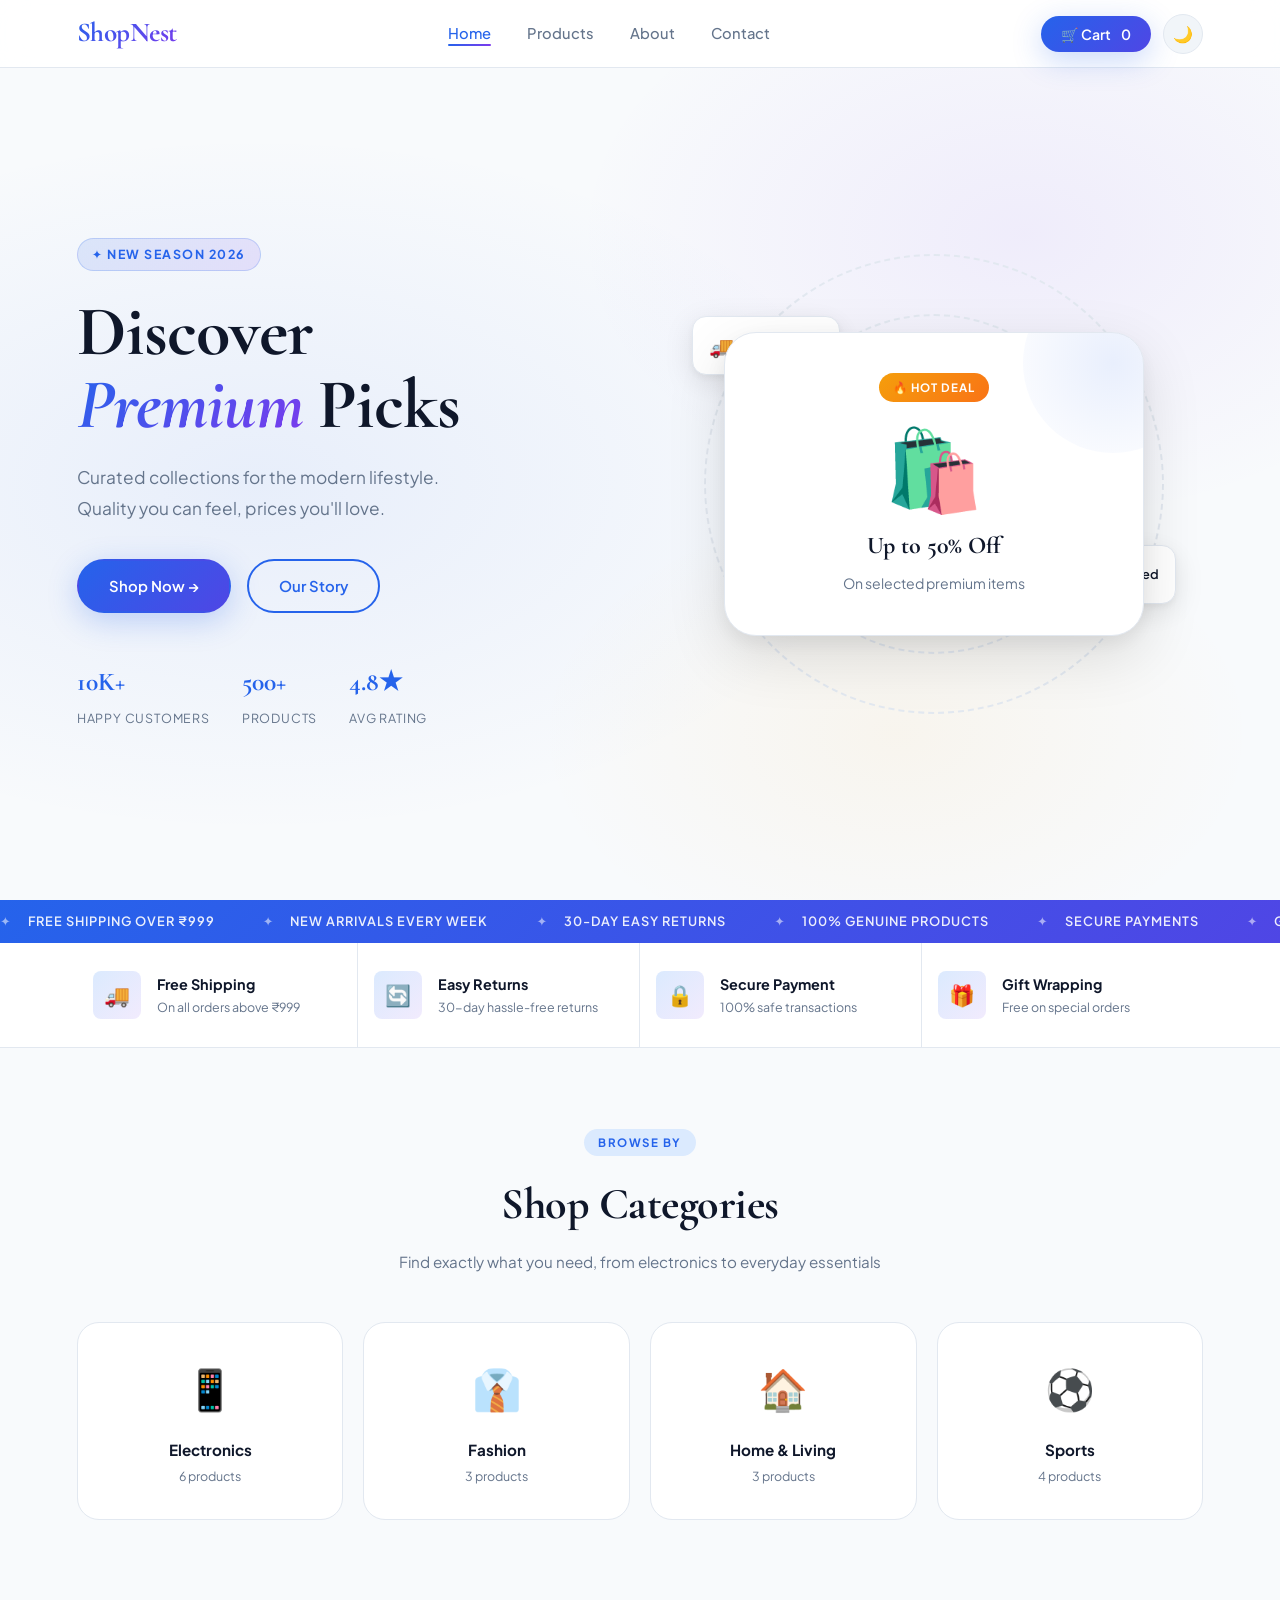
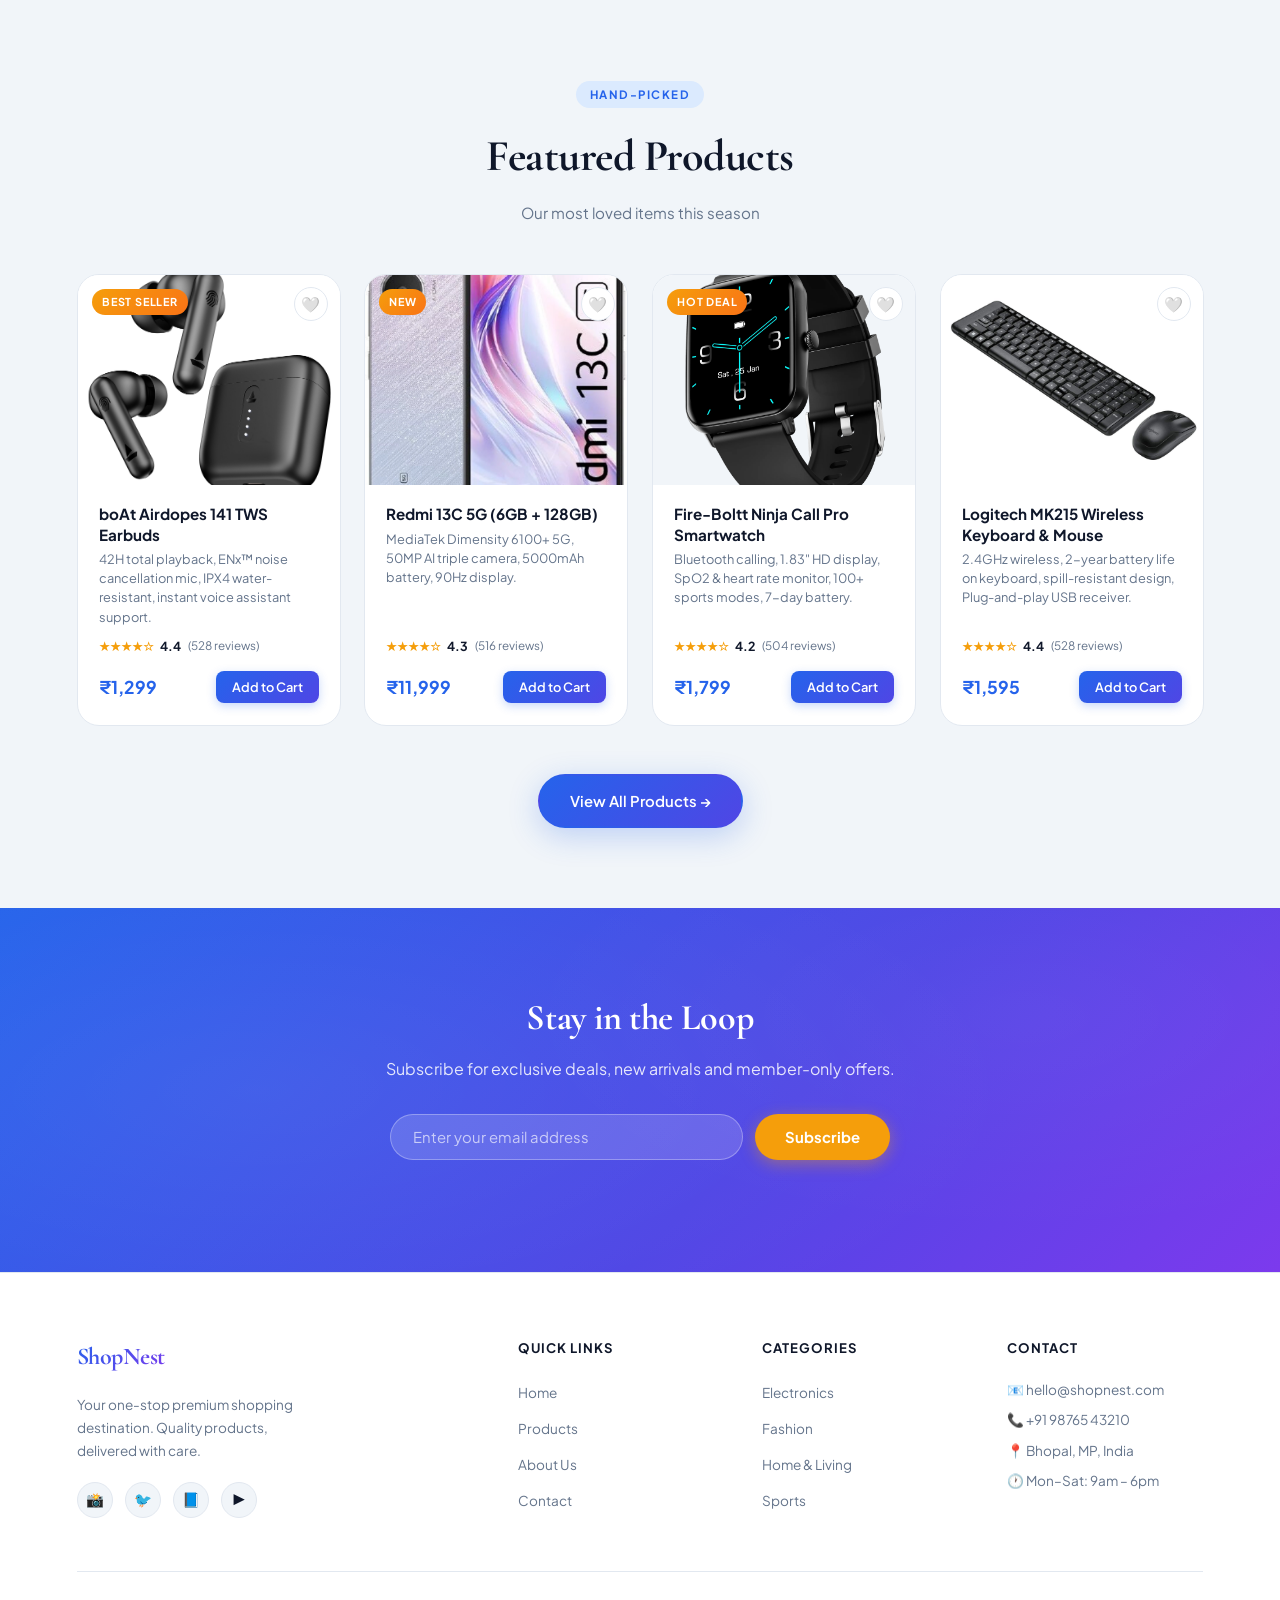
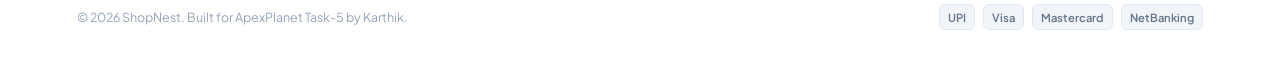
<file: index.html>
<!DOCTYPE html>
<html lang="en">
<head>
  <meta charset="UTF-8" />
  <meta name="viewport" content="width=device-width, initial-scale=1.0" />
  <title>ShopNest | Premium E-Commerce</title>
  <meta name="description" content="ShopNest – Curated premium products for the modern lifestyle." />
  <link rel="stylesheet" href="css/style.css" />
</head>
<body>

  <!-- NAVBAR -->
  <nav class="navbar" id="navbar">
    <div class="nav-logo">ShopNest</div>
    <ul class="nav-links" id="navLinks">
      <li><a href="index.html" class="active">Home</a></li>
      <li><a href="products.html">Products</a></li>
      <li><a href="about.html">About</a></li>
      <li><a href="contact.html">Contact</a></li>
    </ul>
    <div class="nav-actions">
      <button class="cart-btn" onclick="window.location.href='cart.html'">🛒 Cart &nbsp;<span id="cart-count">0</span></button>
      <button class="theme-toggle" id="themeToggle" aria-label="Toggle dark mode">🌙</button>
    </div>
    <button class="hamburger" id="hamburger" aria-label="Open menu">☰</button>
  </nav>

  <!-- HERO -->
  <section class="hero">
    <div class="hero-content">
      <p class="hero-tag">✦ New Season 2026</p>
      <h1 class="hero-title">
        Discover<br>
        <em>Premium</em> Picks
      </h1>
      <p class="hero-sub">
        Curated collections for the modern lifestyle.<br>
        Quality you can feel, prices you'll love.
      </p>
      <div class="hero-btns">
        <a href="products.html" class="btn-primary">Shop Now →</a>
        <a href="about.html" class="btn-outline">Our Story</a>
      </div>
      <div class="hero-stats">
        <div class="hero-stat">
          <strong>10K+</strong>
          <span>Happy Customers</span>
        </div>
        <div class="hero-stat">
          <strong>500+</strong>
          <span>Products</span>
        </div>
        <div class="hero-stat">
          <strong>4.8★</strong>
          <span>Avg Rating</span>
        </div>
      </div>
    </div>

    <div class="hero-visual">
      <div class="hero-visual-inner">
        <!-- Decorative rings -->
        <div class="hero-ring r1"></div>
        <div class="hero-ring r2"></div>

        <!-- Floating mini cards -->
        <div class="hero-float-card top-left">
          <span class="fc-icon">🚚</span>
          <span>Free Delivery</span>
        </div>
        <div class="hero-float-card bot-right">
          <span class="fc-icon">⭐</span>
          <span>Top Rated</span>
        </div>

        <!-- Main hero card -->
        <div class="hero-main-card">
          <div class="hero-badge">🔥 Hot Deal</div>
          <div class="hero-emoji-big">🛍️</div>
          <h3>Up to 50% Off</h3>
          <p>On selected premium items</p>
        </div>
      </div>
    </div>
  </section>

  <!-- MARQUEE -->
  <div class="marquee-strip" aria-hidden="true">
    <div class="marquee-track">
      <span>Free Shipping Over ₹999</span>
      <span>New Arrivals Every Week</span>
      <span>30-Day Easy Returns</span>
      <span>100% Genuine Products</span>
      <span>Secure Payments</span>
      <span>Gift Wrapping Available</span>
      <span>Free Shipping Over ₹999</span>
      <span>New Arrivals Every Week</span>
      <span>30-Day Easy Returns</span>
      <span>100% Genuine Products</span>
      <span>Secure Payments</span>
      <span>Gift Wrapping Available</span>
    </div>
  </div>

  <!-- FEATURES STRIP -->
  <section class="features">
    <div class="feature-card">
      <div class="feature-icon">🚚</div>
      <div class="feature-text">
        <h3>Free Shipping</h3>
        <p>On all orders above ₹999</p>
      </div>
    </div>
    <div class="feature-card">
      <div class="feature-icon">🔄</div>
      <div class="feature-text">
        <h3>Easy Returns</h3>
        <p>30-day hassle-free returns</p>
      </div>
    </div>
    <div class="feature-card">
      <div class="feature-icon">🔒</div>
      <div class="feature-text">
        <h3>Secure Payment</h3>
        <p>100% safe transactions</p>
      </div>
    </div>
    <div class="feature-card">
      <div class="feature-icon">🎁</div>
      <div class="feature-text">
        <h3>Gift Wrapping</h3>
        <p>Free on special orders</p>
      </div>
    </div>
  </section>

  <!-- CATEGORIES -->
  <section class="categories-section">
    <div class="section-header">
      <span class="section-tag">Browse By</span>
      <h2 class="section-title">Shop Categories</h2>
      <p class="section-sub">Find exactly what you need, from electronics to everyday essentials</p>
    </div>
    <div class="categories-grid">
      <a href="products.html?cat=electronics" class="category-card fade-in">
        <span class="category-emoji">📱</span>
        <h3>Electronics</h3>
        <p>6 products</p>
      </a>
      <a href="products.html?cat=fashion" class="category-card fade-in">
        <span class="category-emoji">👔</span>
        <h3>Fashion</h3>
        <p>3 products</p>
      </a>
      <a href="products.html?cat=home" class="category-card fade-in">
        <span class="category-emoji">🏠</span>
        <h3>Home & Living</h3>
        <p>3 products</p>
      </a>
      <a href="products.html?cat=sports" class="category-card fade-in">
        <span class="category-emoji">⚽</span>
        <h3>Sports</h3>
        <p>4 products</p>
      </a>
    </div>
  </section>

  <!-- FEATURED PRODUCTS -->
  <section class="section-products">
    <div class="section-header">
      <span class="section-tag">Hand-Picked</span>
      <h2 class="section-title">Featured Products</h2>
      <p class="section-sub">Our most loved items this season</p>
    </div>
    <div class="products-grid" id="home-products"></div>
    <div class="center-btn">
      <a href="products.html" class="btn-primary">View All Products →</a>
    </div>
  </section>

  <!-- NEWSLETTER -->
  <section class="newsletter">
    <h2>Stay in the Loop</h2>
    <p>Subscribe for exclusive deals, new arrivals and member-only offers.</p>
    <form class="newsletter-form" onsubmit="subscribeNewsletter(event)">
      <input type="email" placeholder="Enter your email address" required />
      <button type="submit">Subscribe</button>
    </form>
    <p class="newsletter-msg" id="newsletter-msg"></p>
  </section>

  <!-- FOOTER -->
  <footer class="footer">
    <div class="footer-grid">
      <div class="footer-brand">
        <div class="nav-logo">ShopNest</div>
        <p>Your one-stop premium shopping destination. Quality products, delivered with care.</p>
        <div class="footer-social">
          <a href="#" class="social-btn" aria-label="Instagram">📸</a>
          <a href="#" class="social-btn" aria-label="Twitter">🐦</a>
          <a href="#" class="social-btn" aria-label="Facebook">📘</a>
          <a href="#" class="social-btn" aria-label="YouTube">▶️</a>
        </div>
      </div>
      <div class="footer-col">
        <h4>Quick Links</h4>
        <ul>
          <li><a href="index.html">Home</a></li>
          <li><a href="products.html">Products</a></li>
          <li><a href="about.html">About Us</a></li>
          <li><a href="contact.html">Contact</a></li>
        </ul>
      </div>
      <div class="footer-col">
        <h4>Categories</h4>
        <ul>
          <li><a href="products.html">Electronics</a></li>
          <li><a href="products.html">Fashion</a></li>
          <li><a href="products.html">Home & Living</a></li>
          <li><a href="products.html">Sports</a></li>
        </ul>
      </div>
      <div class="footer-col">
        <h4>Contact</h4>
        <p>📧 hello@shopnest.com</p>
        <p>📞 +91 98765 43210</p>
        <p>📍 Bhopal, MP, India</p>
        <p>🕐 Mon–Sat: 9am – 6pm</p>
      </div>
    </div>
    <div class="footer-bottom">
      <p class="footer-copy">© 2026 ShopNest. Built for ApexPlanet Task-5 by Karthik.</p>
      <div class="footer-badges">
        <span class="pay-badge">UPI</span>
        <span class="pay-badge">Visa</span>
        <span class="pay-badge">Mastercard</span>
        <span class="pay-badge">NetBanking</span>
      </div>
    </div>
  </footer>

  <!-- Back to top -->
  <button class="back-to-top" id="backToTop" aria-label="Back to top">↑</button>

  <script src="js/products-data.js"></script>
  <script src="js/main.js"></script>
  <script>
    // Featured products (first 4)
    const homeGrid = document.getElementById('home-products');
    productsData.slice(0, 4).forEach(p => {
      homeGrid.innerHTML += createProductCard(p);
    });

    // Navbar scroll shadow
    window.addEventListener('scroll', () => {
      document.getElementById('navbar').classList.toggle('scrolled', window.scrollY > 20);
      document.getElementById('backToTop').classList.toggle('visible', window.scrollY > 400);
    });

    // Back to top
    document.getElementById('backToTop').addEventListener('click', () => {
      window.scrollTo({ top: 0, behavior: 'smooth' });
    });
  </script>
</body>
</html>
</file>
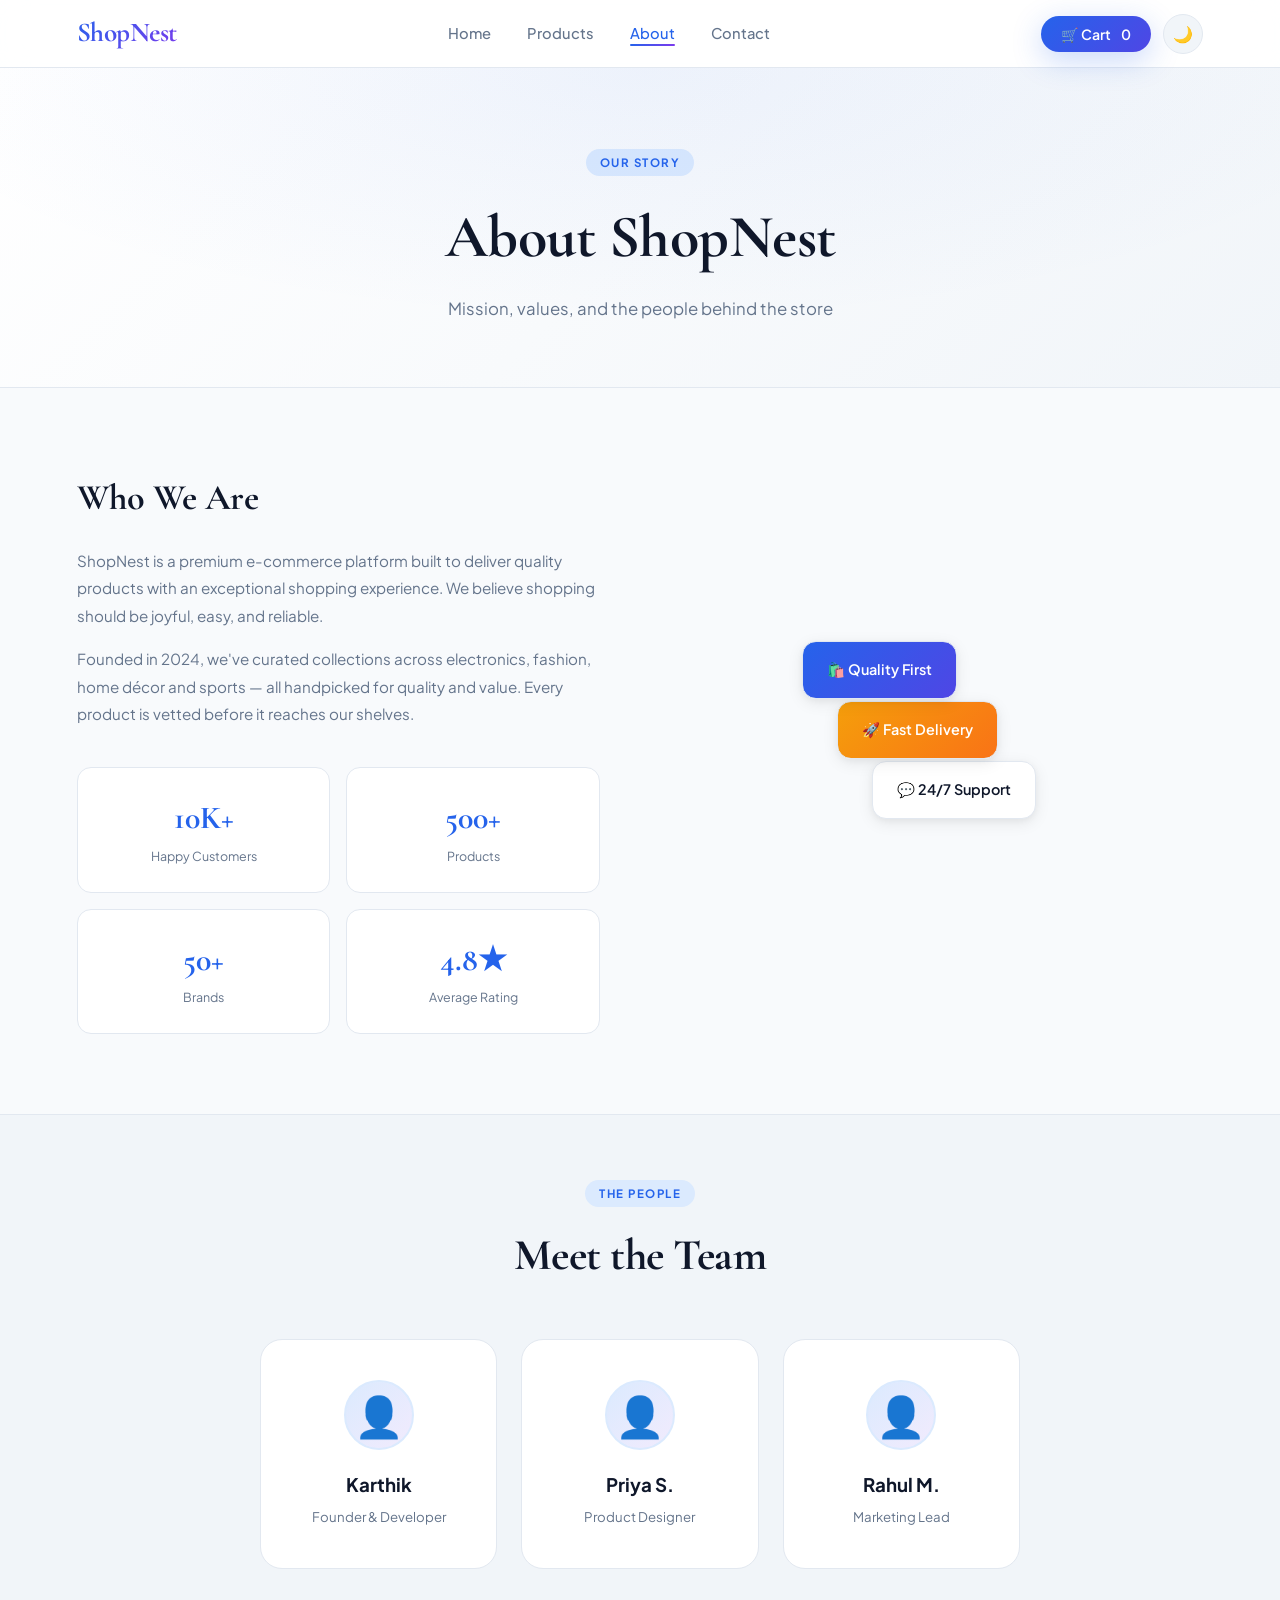
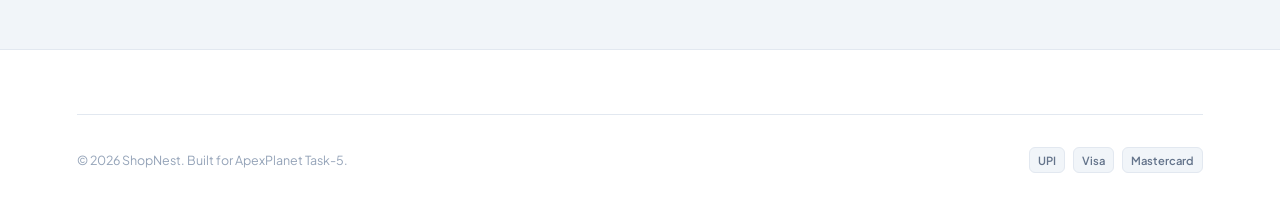
<file: about.html>
<!DOCTYPE html>
<html lang="en">
<head>
  <meta charset="UTF-8" />
  <meta name="viewport" content="width=device-width, initial-scale=1.0" />
  <title>About | ShopNest</title>
  <link rel="stylesheet" href="css/style.css" />
</head>
<body>

  <nav class="navbar" id="navbar">
    <div class="nav-logo">ShopNest</div>
    <ul class="nav-links" id="navLinks">
      <li><a href="index.html">Home</a></li>
      <li><a href="products.html">Products</a></li>
      <li><a href="about.html" class="active">About</a></li>
      <li><a href="contact.html">Contact</a></li>
    </ul>
    <div class="nav-actions">
      <button class="cart-btn" onclick="window.location.href='cart.html'">🛒 Cart &nbsp;<span id="cart-count">0</span></button>
      <button class="theme-toggle" id="themeToggle">🌙</button>
    </div>
    <button class="hamburger" id="hamburger">☰</button>
  </nav>

  <section class="page-header">
    <span class="section-tag">Our Story</span>
    <h1>About ShopNest</h1>
    <p>Mission, values, and the people behind the store</p>
  </section>

  <section class="about-section">
    <div class="about-grid">
      <div class="about-text">
        <h2>Who We Are</h2>
        <p>ShopNest is a premium e-commerce platform built to deliver quality products with an exceptional shopping experience. We believe shopping should be joyful, easy, and reliable.</p>
        <p>Founded in 2024, we've curated collections across electronics, fashion, home décor and sports — all handpicked for quality and value. Every product is vetted before it reaches our shelves.</p>
        <div class="about-stats">
          <div class="stat fade-in"><h3>10K+</h3><p>Happy Customers</p></div>
          <div class="stat fade-in"><h3>500+</h3><p>Products</p></div>
          <div class="stat fade-in"><h3>50+</h3><p>Brands</p></div>
          <div class="stat fade-in"><h3>4.8★</h3><p>Average Rating</p></div>
        </div>
      </div>
      <div class="about-visual">
        <div class="about-card-stack">
          <div class="stack-card c1">🛍️ Quality First</div>
          <div class="stack-card c2">🚀 Fast Delivery</div>
          <div class="stack-card c3">💬 24/7 Support</div>
        </div>
      </div>
    </div>
  </section>

  <section class="team-section">
    <div class="section-header">
      <span class="section-tag">The People</span>
      <h2 class="section-title">Meet the Team</h2>
    </div>
    <div class="team-grid">
      <div class="team-card fade-in">
        <div class="team-avatar">👤</div>
        <h3>Karthik</h3>
        <p>Founder & Developer</p>
      </div>
      <div class="team-card fade-in">
        <div class="team-avatar">👤</div>
        <h3>Priya S.</h3>
        <p>Product Designer</p>
      </div>
      <div class="team-card fade-in">
        <div class="team-avatar">👤</div>
        <h3>Rahul M.</h3>
        <p>Marketing Lead</p>
      </div>
    </div>
  </section>

  <footer class="footer">
    <div class="footer-bottom">
      <p class="footer-copy">© 2026 ShopNest. Built for ApexPlanet Task-5.</p>
      <div class="footer-badges">
        <span class="pay-badge">UPI</span>
        <span class="pay-badge">Visa</span>
        <span class="pay-badge">Mastercard</span>
      </div>
    </div>
  </footer>

  <script src="js/products-data.js"></script>
  <script src="js/main.js"></script>
  <script>
    window.addEventListener('scroll', () => {
      document.getElementById('navbar').classList.toggle('scrolled', window.scrollY > 20);
    });
  </script>
</body>
</html>
</file>
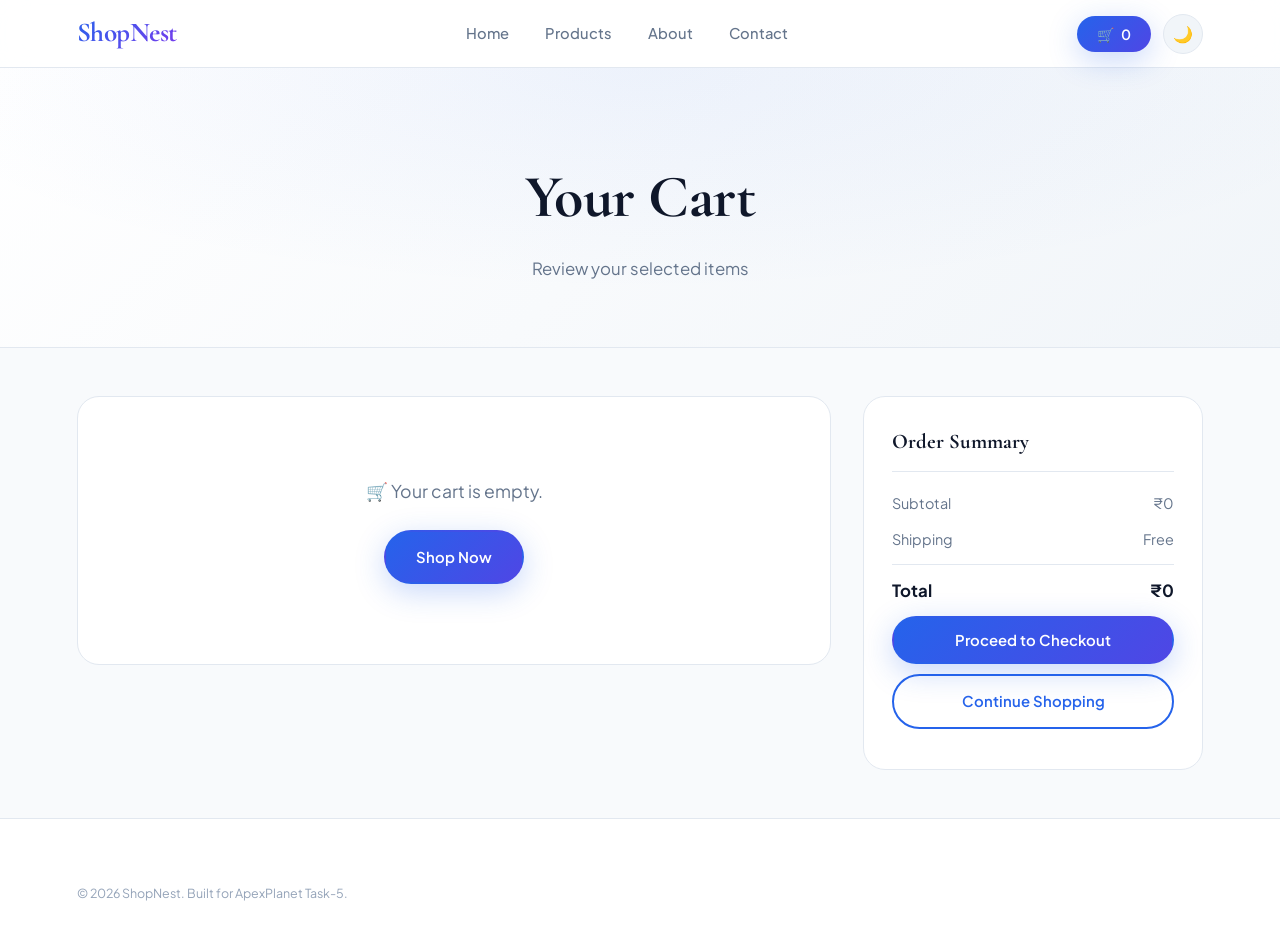
<file: cart.html>
<!DOCTYPE html>
<html lang="en">
<head>
  <meta charset="UTF-8" />
  <meta name="viewport" content="width=device-width, initial-scale=1.0" />
  <title>Cart | ShopNest</title>
  <link rel="stylesheet" href="css/style.css" />
  <link href="https://fonts.googleapis.com/css2?family=Playfair+Display:wght@400;700;900&family=DM+Sans:wght@300;400;500&display=swap" rel="stylesheet" />
</head>
<body>

  <nav class="navbar">
    <div class="nav-logo">ShopNest</div>
    <ul class="nav-links">
      <li><a href="index.html">Home</a></li>
      <li><a href="products.html">Products</a></li>
      <li><a href="about.html">About</a></li>
      <li><a href="contact.html">Contact</a></li>
    </ul>
    <div class="nav-actions">
      <button class="cart-btn active-cart" onclick="window.location.href='cart.html'">🛒 <span id="cart-count">0</span></button>
      <button class="theme-toggle" id="themeToggle">🌙</button>
    </div>
    <button class="hamburger" id="hamburger">☰</button>
  </nav>

  <section class="page-header">
    <h1>Your Cart</h1>
    <p>Review your selected items</p>
  </section>

  <section class="cart-section">
    <div class="cart-grid">
      <div class="cart-items" id="cart-items-container">
        <!-- filled by JS -->
      </div>
      <div class="cart-summary">
        <h3>Order Summary</h3>
        <div class="summary-row"><span>Subtotal</span><span id="subtotal">₹0</span></div>
        <div class="summary-row"><span>Shipping</span><span id="shipping">Free</span></div>
        <div class="summary-row total"><span>Total</span><span id="total">₹0</span></div>
        <button class="btn-primary full-width" onclick="checkout()">Proceed to Checkout</button>
        <a href="products.html" class="btn-outline full-width" style="margin-top:10px;display:block;text-align:center;">Continue Shopping</a>
        <p id="checkout-msg" style="margin-top:12px;color:var(--accent);font-weight:500;"></p>
      </div>
    </div>
  </section>

  <footer class="footer">
    <p class="footer-copy">© 2026 ShopNest. Built for ApexPlanet Task-5.</p>
  </footer>

  <script src="js/products-data.js"></script>
  <script src="js/main.js"></script>
  <script>
    function renderCart() {
      const cart = getCart();
      const container = document.getElementById('cart-items-container');
      if (cart.length === 0) {
        container.innerHTML = '<div class="empty-cart"><p>🛒 Your cart is empty.</p><a href="products.html" class="btn-primary">Shop Now</a></div>';
        document.getElementById('subtotal').textContent = '₹0';
        document.getElementById('total').textContent = '₹0';
        return;
      }
      container.innerHTML = cart.map(item => `
        <div class="cart-item">
          <div class="cart-item-emoji">${item.emoji}</div>
          <div class="cart-item-info">
            <h4>${item.name}</h4>
            <p>₹${item.price.toLocaleString()}</p>
          </div>
          <div class="cart-item-qty">
            <button onclick="changeQty(${item.id}, -1)">−</button>
            <span>${item.qty}</span>
            <button onclick="changeQty(${item.id}, 1)">+</button>
          </div>
          <div class="cart-item-total">₹${(item.price * item.qty).toLocaleString()}</div>
          <button class="remove-btn" onclick="removeFromCart(${item.id})">✕</button>
        </div>
      `).join('');

      const subtotal = cart.reduce((sum, i) => sum + i.price * i.qty, 0);
      document.getElementById('subtotal').textContent = '₹' + subtotal.toLocaleString();
      document.getElementById('total').textContent = '₹' + subtotal.toLocaleString();
    }

    function changeQty(id, delta) {
      let cart = getCart();
      const idx = cart.findIndex(i => i.id === id);
      if (idx > -1) {
        cart[idx].qty += delta;
        if (cart[idx].qty <= 0) cart.splice(idx, 1);
        localStorage.setItem('shopnest_cart', JSON.stringify(cart));
        updateCartCount();
        renderCart();
      }
    }

    function checkout() {
      localStorage.removeItem('shopnest_cart');
      updateCartCount();
      document.getElementById('cart-items-container').innerHTML = '<div class="empty-cart"><p>🎉 Order placed successfully! Thank you for shopping with ShopNest.</p><a href="products.html" class="btn-primary">Continue Shopping</a></div>';
      document.getElementById('checkout-msg').textContent = '';
      document.getElementById('subtotal').textContent = '₹0';
      document.getElementById('total').textContent = '₹0';
    }

    renderCart();
  </script>
</body>
</html>
</file>
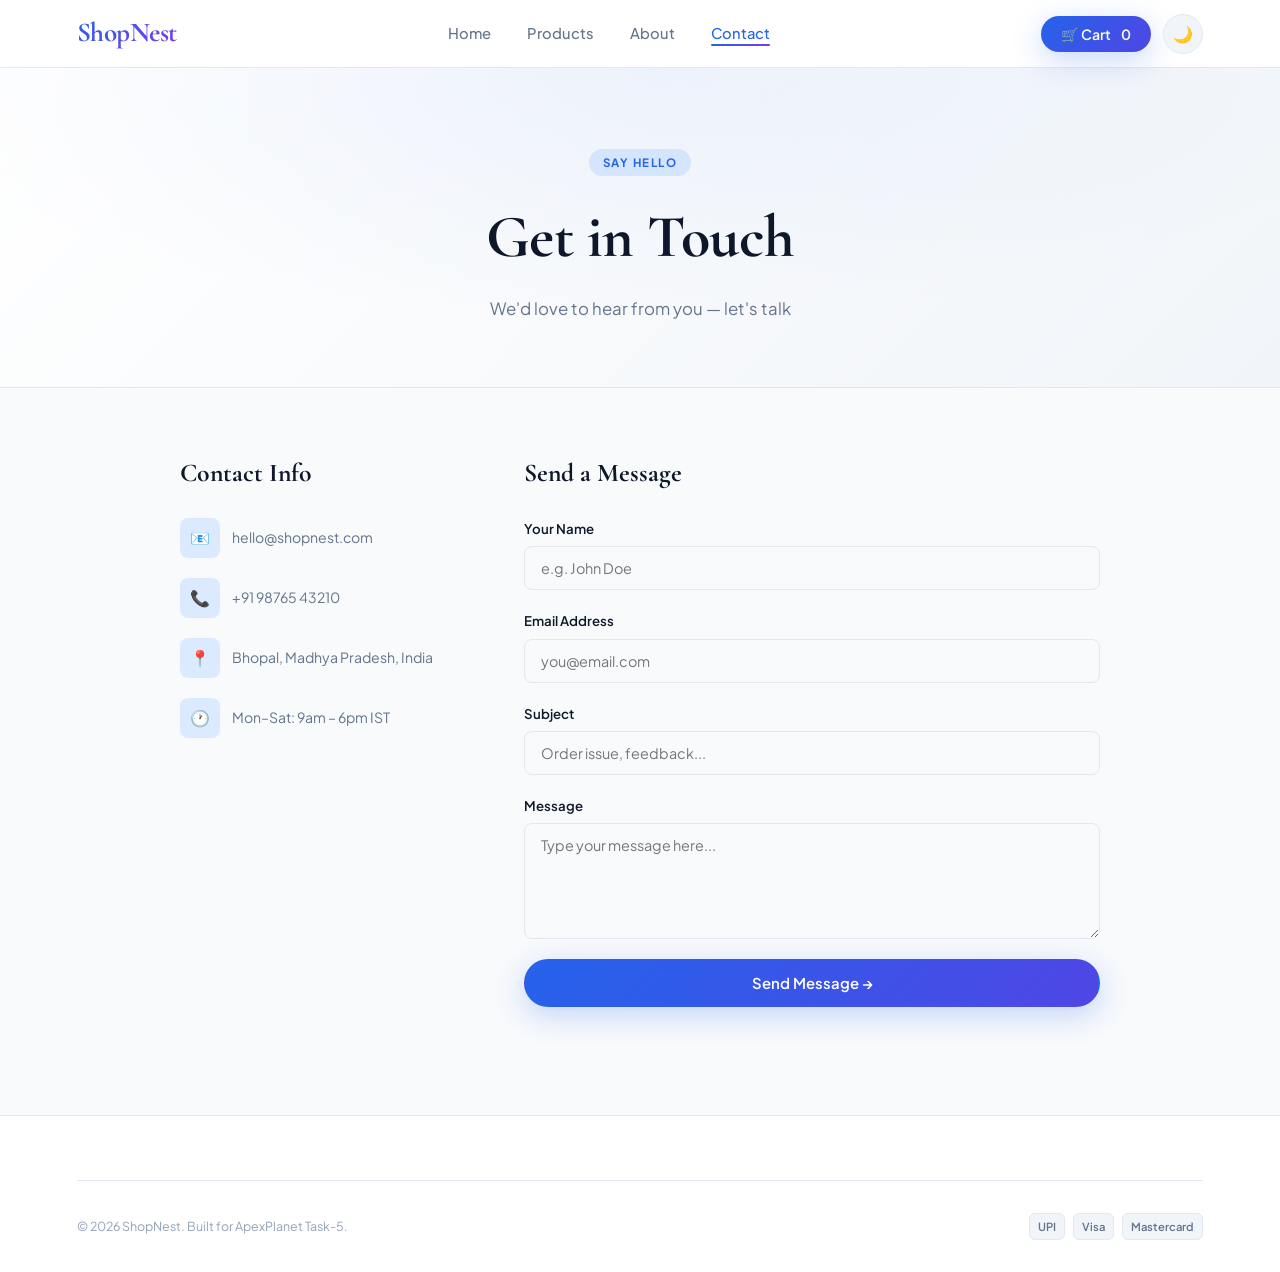
<file: contact.html>
<!DOCTYPE html>
<html lang="en">
<head>
  <meta charset="UTF-8" />
  <meta name="viewport" content="width=device-width, initial-scale=1.0" />
  <title>Contact | ShopNest</title>
  <link rel="stylesheet" href="css/style.css" />
</head>
<body>

  <nav class="navbar" id="navbar">
    <div class="nav-logo">ShopNest</div>
    <ul class="nav-links" id="navLinks">
      <li><a href="index.html">Home</a></li>
      <li><a href="products.html">Products</a></li>
      <li><a href="about.html">About</a></li>
      <li><a href="contact.html" class="active">Contact</a></li>
    </ul>
    <div class="nav-actions">
      <button class="cart-btn" onclick="window.location.href='cart.html'">🛒 Cart &nbsp;<span id="cart-count">0</span></button>
      <button class="theme-toggle" id="themeToggle">🌙</button>
    </div>
    <button class="hamburger" id="hamburger">☰</button>
  </nav>

  <section class="page-header">
    <span class="section-tag">Say Hello</span>
    <h1>Get in Touch</h1>
    <p>We'd love to hear from you — let's talk</p>
  </section>

  <section class="contact-section">
    <div class="contact-grid">
      <div class="contact-info">
        <h2>Contact Info</h2>
        <div class="info-item">
          <div class="info-icon">📧</div>
          <p>hello@shopnest.com</p>
        </div>
        <div class="info-item">
          <div class="info-icon">📞</div>
          <p>+91 98765 43210</p>
        </div>
        <div class="info-item">
          <div class="info-icon">📍</div>
          <p>Bhopal, Madhya Pradesh, India</p>
        </div>
        <div class="info-item">
          <div class="info-icon">🕐</div>
          <p>Mon–Sat: 9am – 6pm IST</p>
        </div>
      </div>
      <div class="contact-form-wrap">
        <h2>Send a Message</h2>
        <form class="contact-form" onsubmit="submitContact(event)">
          <div class="form-group">
            <label>Your Name</label>
            <input type="text" id="contactName" placeholder="e.g. John Doe" required />
          </div>
          <div class="form-group">
            <label>Email Address</label>
            <input type="email" id="contactEmail" placeholder="you@email.com" required />
          </div>
          <div class="form-group">
            <label>Subject</label>
            <input type="text" id="contactSubject" placeholder="Order issue, feedback..." />
          </div>
          <div class="form-group">
            <label>Message</label>
            <textarea id="contactMessage" rows="5" placeholder="Type your message here..." required></textarea>
          </div>
          <button type="submit" class="btn-primary full-width">Send Message →</button>
          <p class="form-success" id="contactSuccess"></p>
        </form>
      </div>
    </div>
  </section>

  <footer class="footer">
    <div class="footer-bottom">
      <p class="footer-copy">© 2026 ShopNest. Built for ApexPlanet Task-5.</p>
      <div class="footer-badges">
        <span class="pay-badge">UPI</span>
        <span class="pay-badge">Visa</span>
        <span class="pay-badge">Mastercard</span>
      </div>
    </div>
  </footer>

  <script src="js/products-data.js"></script>
  <script src="js/main.js"></script>
  <script>
    function submitContact(e) {
      e.preventDefault();
      document.getElementById('contactSuccess').textContent = '✅ Message sent! We\'ll get back to you within 24 hours.';
      e.target.reset();
    }
    window.addEventListener('scroll', () => {
      document.getElementById('navbar').classList.toggle('scrolled', window.scrollY > 20);
    });
  </script>
</body>
</html>
</file>
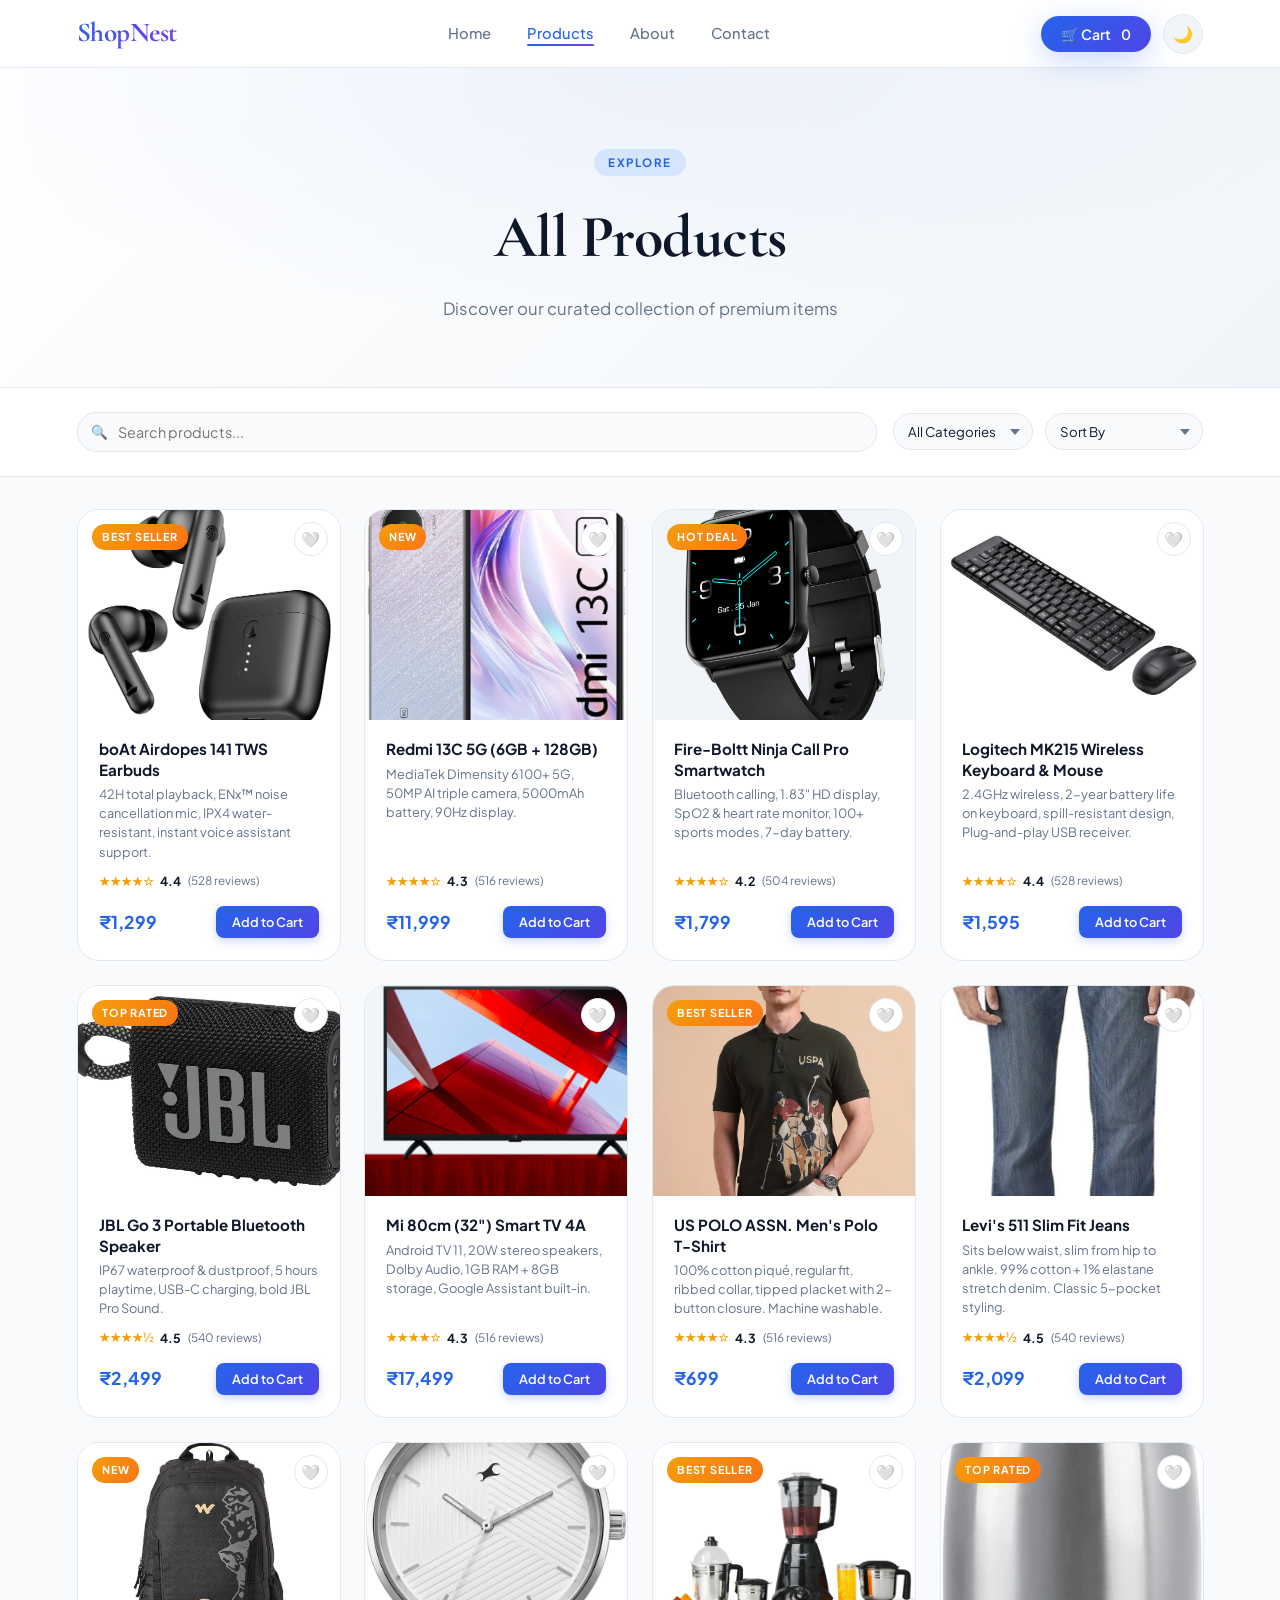
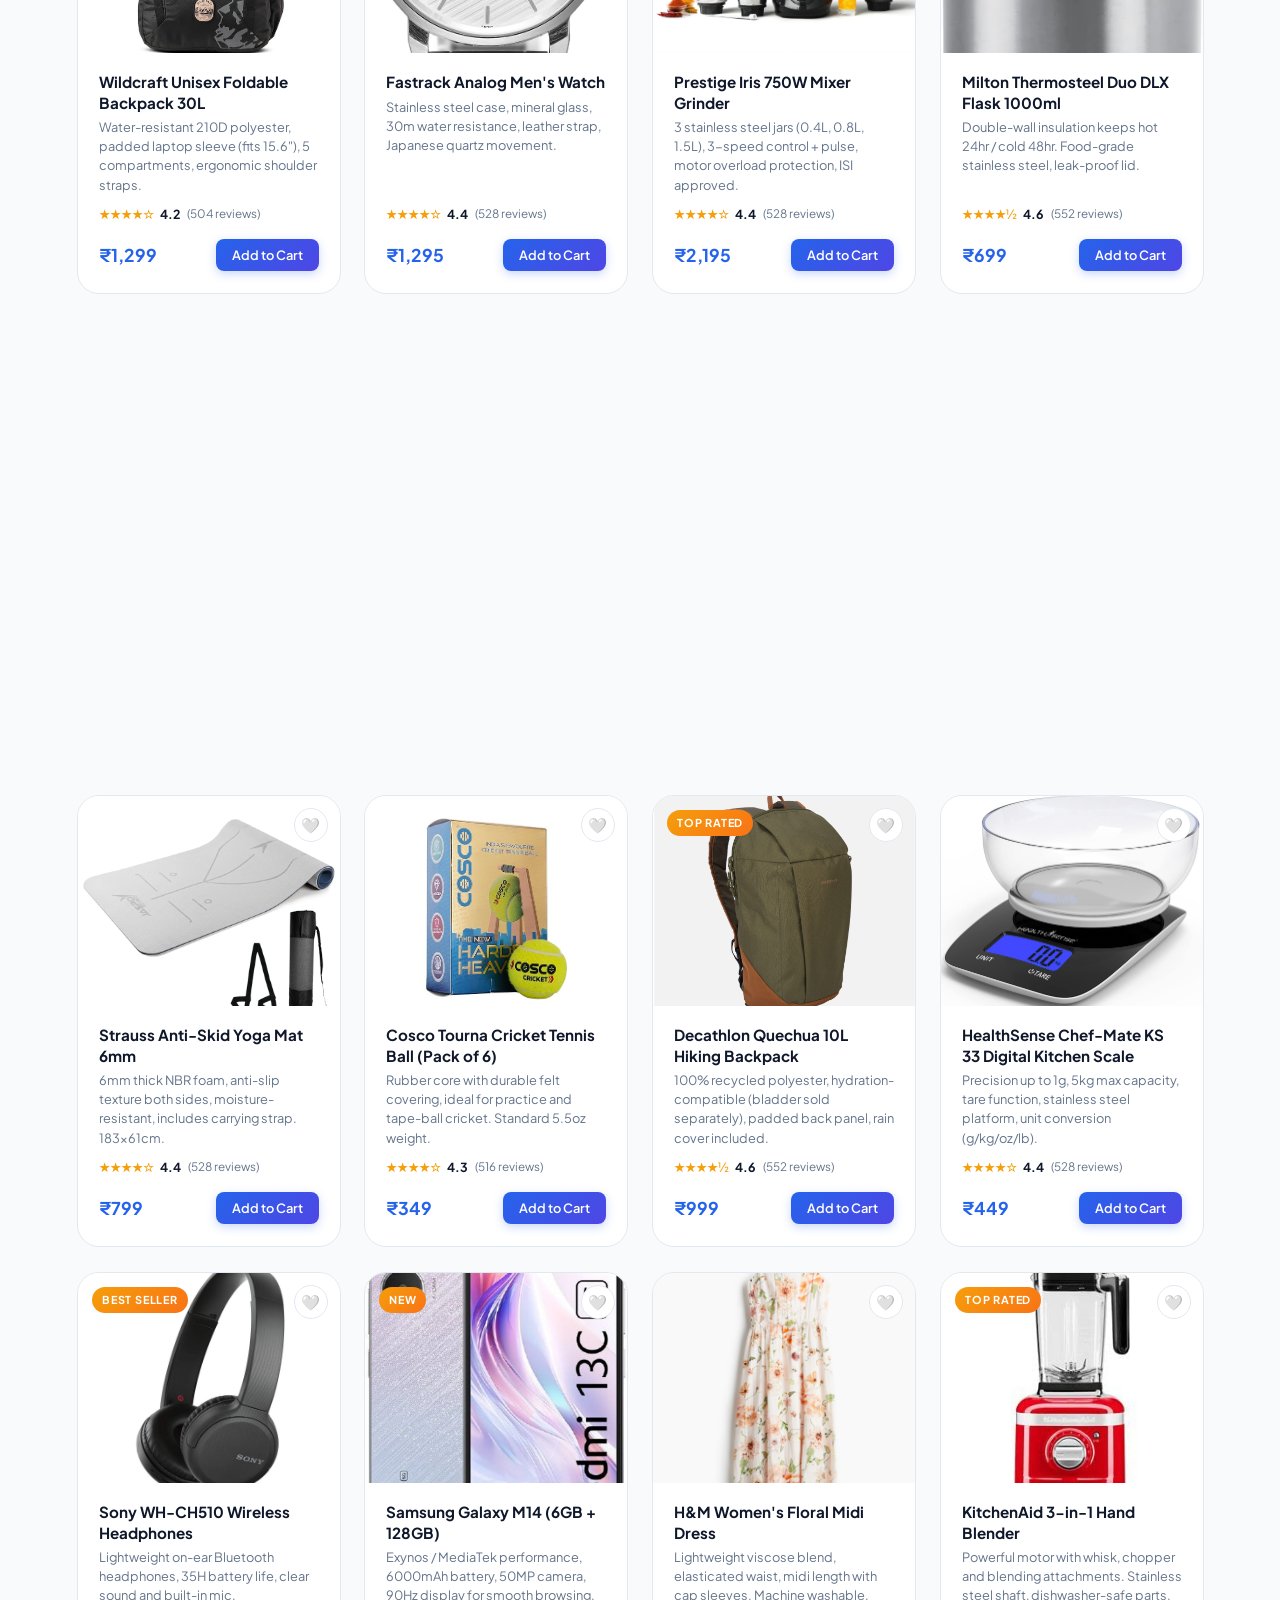
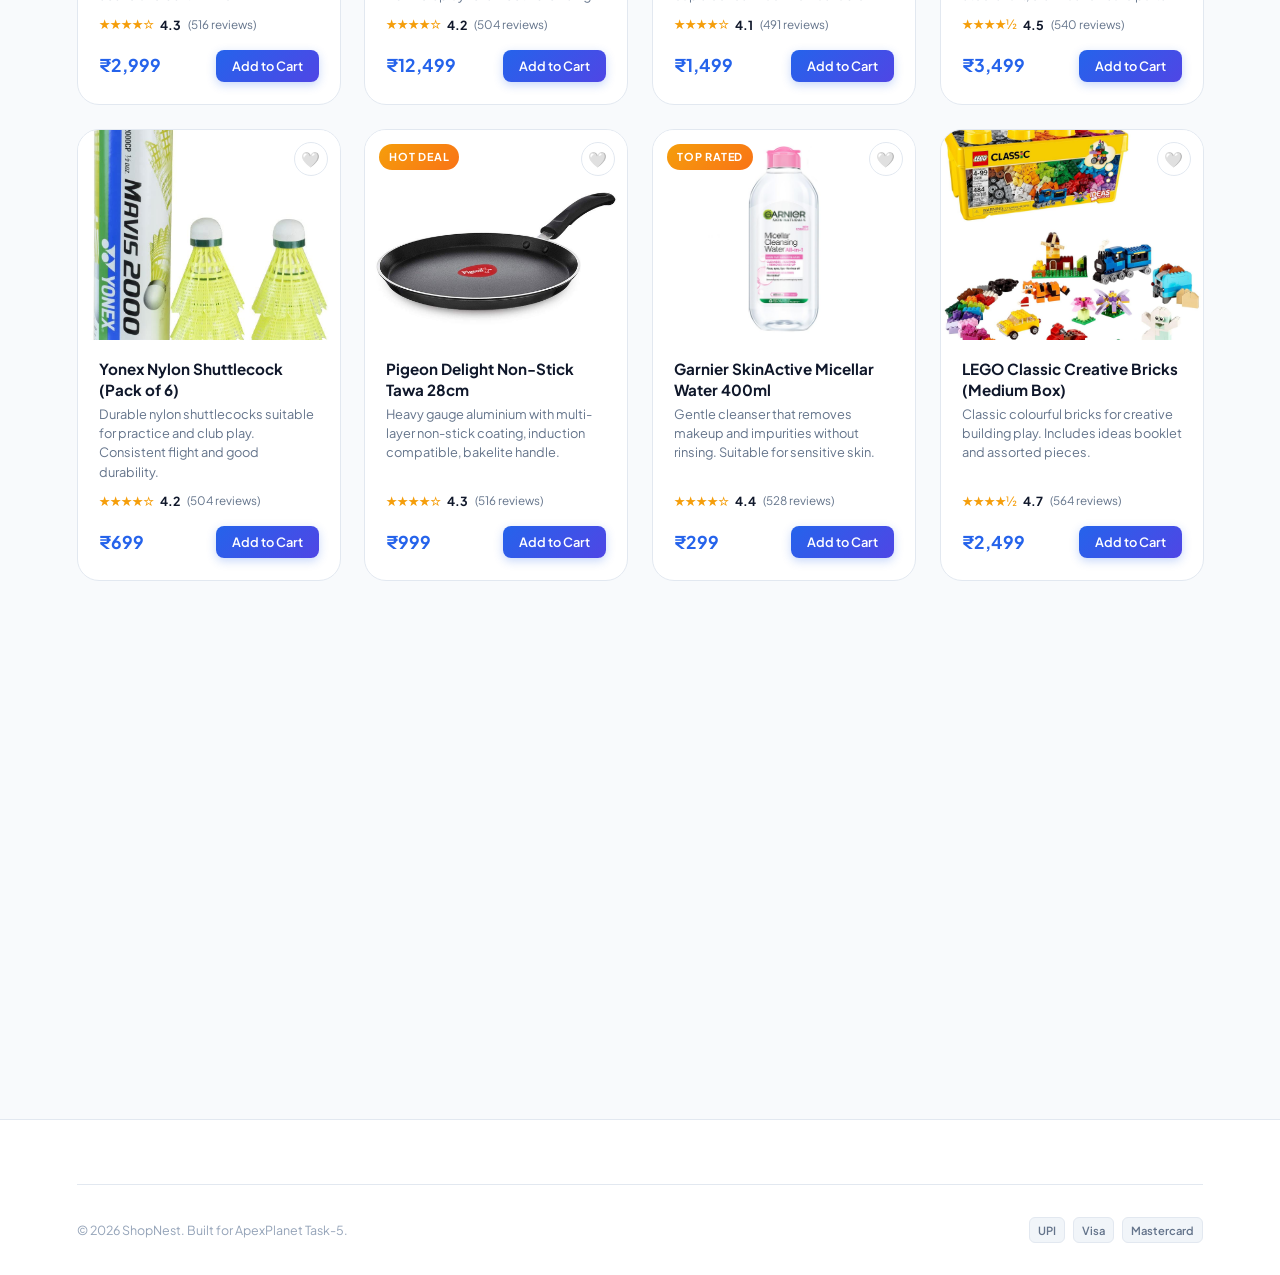
<file: products.html>
<!DOCTYPE html>
<html lang="en">
<head>
  <meta charset="UTF-8" />
  <meta name="viewport" content="width=device-width, initial-scale=1.0" />
  <title>Products | ShopNest</title>
  <link rel="stylesheet" href="css/style.css" />
</head>
<body>

  <nav class="navbar" id="navbar">
    <div class="nav-logo">ShopNest</div>
    <ul class="nav-links" id="navLinks">
      <li><a href="index.html">Home</a></li>
      <li><a href="products.html" class="active">Products</a></li>
      <li><a href="about.html">About</a></li>
      <li><a href="contact.html">Contact</a></li>
    </ul>
    <div class="nav-actions">
      <button class="cart-btn" onclick="window.location.href='cart.html'">🛒 Cart &nbsp;<span id="cart-count">0</span></button>
      <button class="theme-toggle" id="themeToggle">🌙</button>
    </div>
    <button class="hamburger" id="hamburger">☰</button>
  </nav>

  <section class="page-header">
    <span class="section-tag">Explore</span>
    <h1>All Products</h1>
    <p>Discover our curated collection of premium items</p>
  </section>

  <section class="products-controls">
    <div class="search-bar">
      <input type="text" id="searchInput" placeholder="Search products..." oninput="filterProducts()" />
    </div>
    <div class="filter-bar">
      <select id="categoryFilter" onchange="filterProducts()">
        <option value="all">All Categories</option>
        <option value="electronics">Electronics</option>
        <option value="fashion">Fashion</option>
        <option value="home">Home & Living</option>
        <option value="sports">Sports</option>
      </select>
      <select id="sortFilter" onchange="filterProducts()">
        <option value="default">Sort By</option>
        <option value="price-asc">Price: Low → High</option>
        <option value="price-desc">Price: High → Low</option>
        <option value="rating">Top Rated</option>
      </select>
    </div>
  </section>

  <div class="wide-grid-wrap">
    <div class="products-grid" id="all-products"></div>
  </div>

  <footer class="footer">
    <div class="footer-bottom">
      <p class="footer-copy">© 2026 ShopNest. Built for ApexPlanet Task-5.</p>
      <div class="footer-badges">
        <span class="pay-badge">UPI</span>
        <span class="pay-badge">Visa</span>
        <span class="pay-badge">Mastercard</span>
      </div>
    </div>
  </footer>

  <button class="back-to-top" id="backToTop">↑</button>

  <script src="js/products-data.js"></script>
  <script src="js/main.js"></script>
  <script>
    let currentProducts = [...productsData];

    function filterProducts() {
      const search   = document.getElementById('searchInput').value.toLowerCase();
      const category = document.getElementById('categoryFilter').value;
      const sort     = document.getElementById('sortFilter').value;

      currentProducts = productsData.filter(p => {
        const matchSearch = p.name.toLowerCase().includes(search) || p.description.toLowerCase().includes(search);
        const matchCat    = category === 'all' || p.category === category;
        return matchSearch && matchCat;
      });

      if (sort === 'price-asc')  currentProducts.sort((a, b) => a.price - b.price);
      else if (sort === 'price-desc') currentProducts.sort((a, b) => b.price - a.price);
      else if (sort === 'rating')     currentProducts.sort((a, b) => b.rating - a.rating);

      renderProducts();
    }

    function renderProducts() {
      const grid = document.getElementById('all-products');
      grid.innerHTML = currentProducts.length
        ? currentProducts.map(p => createProductCard(p)).join('')
        : '<p class="no-results">😕 No products found. Try a different search.</p>';
      setTimeout(() => {
        document.querySelectorAll('.fade-in').forEach(el => {
          const obs = new IntersectionObserver(entries => {
            entries.forEach(e => { if (e.isIntersecting) { e.target.classList.add('visible'); obs.unobserve(e.target); } });
          }, { threshold: 0.05 });
          obs.observe(el);
        });
      }, 50);
    }

    // Handle URL category param
    const urlCat = new URLSearchParams(window.location.search).get('cat');
    if (urlCat) {
      const sel = document.getElementById('categoryFilter');
      if (sel) sel.value = urlCat;
    }

    renderProducts();

    window.addEventListener('scroll', () => {
      document.getElementById('navbar').classList.toggle('scrolled', window.scrollY > 20);
      document.getElementById('backToTop').classList.toggle('visible', window.scrollY > 400);
    });
    document.getElementById('backToTop').addEventListener('click', () => window.scrollTo({ top: 0, behavior: 'smooth' }));
  </script>
</body>
</html>
</file>
<file: css/style.css>
/* =========================================
   ShopNest — Enhanced Premium Stylesheet
   Task-5 | ApexPlanet
   ========================================= */

/* ---- Google Fonts ---- */
@import url('https://fonts.googleapis.com/css2?family=Cormorant+Garamond:ital,wght@0,400;0,600;0,700;1,400;1,700&family=Plus+Jakarta+Sans:wght@300;400;500;600;700&display=swap');

/* ---- CSS Variables ---- */
:root {
  --primary:       #2563eb;
  --primary-dark:  #1e40af;
  --primary-light: #dbeafe;
  --accent:        #f59e0b;
  --accent-dark:   #d97706;
  --success:       #10b981;
  --danger:        #ef4444;

  --bg:       #f8fafc;
  --surface:  #ffffff;
  --surface2: #f1f5f9;
  --surface3: #e8eef6;

  --text:       #0f172a;
  --text-muted: #64748b;
  --text-light: #94a3b8;

  --border:      #e2e8f0;
  --border-dark: #cbd5e1;

  --shadow-sm:  0 1px 3px rgba(0,0,0,.07), 0 1px 2px rgba(0,0,0,.04);
  --shadow:     0 4px 16px rgba(0,0,0,.08), 0 2px 6px rgba(0,0,0,.04);
  --shadow-md:  0 8px 30px rgba(0,0,0,.10), 0 3px 8px rgba(0,0,0,.05);
  --shadow-lg:  0 20px 60px rgba(0,0,0,.12), 0 8px 20px rgba(0,0,0,.06);
  --shadow-blue: 0 8px 30px rgba(37,99,235,.25);

  --radius-sm: 8px;
  --radius:    14px;
  --radius-lg: 22px;
  --radius-xl: 32px;

  --nav-h:     68px;
  --transition: .3s cubic-bezier(.4,0,.2,1);
  --transition-slow: .6s cubic-bezier(.4,0,.2,1);

  --font-display: 'Cormorant Garamond', Georgia, serif;
  --font-body:    'Plus Jakarta Sans', system-ui, sans-serif;
}

/* ---- Dark Mode ---- */
body.dark {
  --bg:       #070d1a;
  --surface:  #111827;
  --surface2: #1a2436;
  --surface3: #1e2d44;

  --text:       #f0f6ff;
  --text-muted: #8ba0be;
  --text-light: #4d6180;

  --border:      #1e2d44;
  --border-dark: #263349;

  --shadow-sm:  0 1px 3px rgba(0,0,0,.3);
  --shadow:     0 4px 16px rgba(0,0,0,.4);
  --shadow-md:  0 8px 30px rgba(0,0,0,.5);
  --shadow-lg:  0 20px 60px rgba(0,0,0,.6);
  --shadow-blue: 0 8px 30px rgba(37,99,235,.4);

  --primary-light: #1e3a6e;
}

/* =========================================
   RESET & BASE
   ========================================= */
*, *::before, *::after { box-sizing: border-box; margin: 0; padding: 0; }

html { scroll-behavior: smooth; -webkit-text-size-adjust: 100%; }

body {
  font-family: var(--font-body);
  background: var(--bg);
  color: var(--text);
  line-height: 1.65;
  overflow-x: hidden;
  transition: background var(--transition), color var(--transition);
}

img { max-width: 100%; height: auto; display: block; }
a  { text-decoration: none; color: inherit; }
ul { list-style: none; }
button { cursor: pointer; font-family: var(--font-body); border: none; outline: none; }

/* =========================================
   SCROLLBAR
   ========================================= */
* { scrollbar-width: thin; scrollbar-color: var(--primary) var(--surface2); }
::-webkit-scrollbar { width: 5px; }
::-webkit-scrollbar-track { background: var(--surface2); }
::-webkit-scrollbar-thumb { background: var(--primary); border-radius: 4px; }

/* =========================================
   NAVBAR
   ========================================= */
.navbar {
  position: sticky;
  top: 0;
  z-index: 1000;
  height: var(--nav-h);
  background: rgba(255,255,255,.88);
  backdrop-filter: blur(16px);
  -webkit-backdrop-filter: blur(16px);
  border-bottom: 1px solid var(--border);
  display: flex;
  align-items: center;
  justify-content: space-between;
  padding: 0 6%;
  transition: background var(--transition), box-shadow var(--transition);
}

body.dark .navbar {
  background: rgba(7,13,26,.88);
}

.navbar.scrolled {
  box-shadow: var(--shadow-md);
}

.nav-logo {
  font-family: var(--font-display);
  font-size: 1.7rem;
  font-weight: 700;
  color: var(--primary);
  letter-spacing: -0.5px;
  background: linear-gradient(135deg, var(--primary), #7c3aed);
  -webkit-background-clip: text;
  -webkit-text-fill-color: transparent;
  background-clip: text;
}

.nav-links {
  display: flex;
  gap: 2.25rem;
  align-items: center;
}

.nav-links a {
  font-weight: 500;
  font-size: .92rem;
  color: var(--text-muted);
  position: relative;
  padding-bottom: 4px;
  transition: color var(--transition);
}

.nav-links a::after {
  content: '';
  position: absolute;
  bottom: 0; left: 0;
  width: 0; height: 2px;
  background: linear-gradient(90deg, var(--primary), #7c3aed);
  border-radius: 2px;
  transition: width var(--transition);
}

.nav-links a:hover,
.nav-links a.active { color: var(--primary); }
.nav-links a:hover::after,
.nav-links a.active::after { width: 100%; }

.nav-actions { display: flex; align-items: center; gap: .75rem; }

.cart-btn {
  display: flex;
  align-items: center;
  gap: 6px;
  background: linear-gradient(135deg, var(--primary), #4f46e5);
  color: #fff;
  padding: 9px 20px;
  border-radius: 50px;
  font-size: .88rem;
  font-weight: 600;
  transition: transform var(--transition), box-shadow var(--transition), opacity var(--transition);
  box-shadow: var(--shadow-blue);
}
.cart-btn:hover { transform: translateY(-2px); opacity: .92; }

.theme-toggle {
  background: var(--surface2);
  border: 1px solid var(--border);
  border-radius: 50%;
  width: 40px; height: 40px;
  font-size: 1rem;
  display: flex; align-items: center; justify-content: center;
  transition: background var(--transition), transform var(--transition), border-color var(--transition);
}
.theme-toggle:hover { transform: rotate(25deg); background: var(--primary-light); border-color: var(--primary); }

.hamburger {
  display: none;
  background: transparent;
  font-size: 1.4rem;
  color: var(--text);
}

@media (max-width: 768px) {
  .navbar { padding: 0 4%; }
  .hamburger { display: block; }
  .nav-links {
    position: absolute;
    top: var(--nav-h);
    left: 0; right: 0;
    background: var(--surface);
    flex-direction: column;
    align-items: flex-start;
    padding: 0 6%;
    gap: 0;
    border-bottom: 1px solid var(--border);
    box-shadow: var(--shadow-md);
    max-height: 0;
    overflow: hidden;
    transition: max-height .4s ease, padding .4s ease;
  }
  .nav-links.open { max-height: 320px; padding: 1.25rem 6%; gap: 1.25rem; }
}

/* =========================================
   BUTTONS
   ========================================= */
.btn-primary {
  display: inline-flex;
  align-items: center;
  gap: 6px;
  background: linear-gradient(135deg, var(--primary), #4f46e5);
  color: #fff;
  padding: 13px 30px;
  border-radius: 50px;
  font-weight: 600;
  font-size: .93rem;
  border: 2px solid transparent;
  box-shadow: var(--shadow-blue);
  transition: transform var(--transition), box-shadow var(--transition), opacity var(--transition);
}
.btn-primary:hover { transform: translateY(-3px); box-shadow: 0 12px 40px rgba(37,99,235,.35); opacity: .92; }

.btn-outline {
  display: inline-flex;
  align-items: center;
  gap: 6px;
  background: transparent;
  color: var(--primary);
  padding: 13px 30px;
  border-radius: 50px;
  font-weight: 600;
  font-size: .93rem;
  border: 2px solid var(--primary);
  transition: background var(--transition), color var(--transition), transform var(--transition), box-shadow var(--transition);
}
.btn-outline:hover { background: var(--primary); color: #fff; transform: translateY(-3px); box-shadow: var(--shadow-blue); }

.full-width { width: 100%; justify-content: center; }

/* =========================================
   HERO
   ========================================= */
.hero {
  min-height: calc(100vh - var(--nav-h));
  display: grid;
  grid-template-columns: 1fr 1fr;
  align-items: center;
  padding: 4rem 6%;
  gap: 3rem;
  position: relative;
  overflow: hidden;
}

/* animated mesh gradient background */
.hero::before {
  content: '';
  position: absolute;
  inset: 0;
  background:
    radial-gradient(ellipse 70% 60% at 20% 50%, rgba(37,99,235,.08) 0%, transparent 70%),
    radial-gradient(ellipse 50% 50% at 80% 20%, rgba(124,58,237,.07) 0%, transparent 70%),
    radial-gradient(ellipse 40% 40% at 70% 80%, rgba(245,158,11,.06) 0%, transparent 70%);
  pointer-events: none;
}

.hero-content {
  position: relative;
  z-index: 1;
  animation: slideUp .8s var(--transition-slow) both;
}

.hero-tag {
  display: inline-flex;
  align-items: center;
  gap: 6px;
  background: linear-gradient(135deg, rgba(37,99,235,.12), rgba(124,58,237,.12));
  border: 1px solid rgba(37,99,235,.2);
  color: var(--primary);
  font-size: .78rem;
  font-weight: 700;
  text-transform: uppercase;
  letter-spacing: 1.5px;
  padding: 5px 14px;
  border-radius: 50px;
  margin-bottom: 1.5rem;
}

.hero-title {
  font-family: var(--font-display);
  font-size: clamp(2.8rem, 5.5vw, 5rem);
  font-weight: 700;
  line-height: 1.05;
  color: var(--text);
  margin-bottom: 1.25rem;
  letter-spacing: -1px;
}

.hero-title em {
  font-style: italic;
  background: linear-gradient(135deg, var(--primary) 0%, #7c3aed 100%);
  -webkit-background-clip: text;
  -webkit-text-fill-color: transparent;
  background-clip: text;
}

.hero-sub {
  font-size: 1.08rem;
  color: var(--text-muted);
  margin-bottom: 2.25rem;
  max-width: 440px;
  line-height: 1.75;
}

.hero-btns { display: flex; gap: 1rem; flex-wrap: wrap; }

/* Hero stats strip */
.hero-stats {
  display: flex;
  gap: 2rem;
  margin-top: 3rem;
  flex-wrap: wrap;
}

.hero-stat strong {
  display: block;
  font-family: var(--font-display);
  font-size: 1.6rem;
  font-weight: 700;
  color: var(--primary);
}

.hero-stat span {
  font-size: .78rem;
  color: var(--text-muted);
  text-transform: uppercase;
  letter-spacing: .8px;
}

/* Hero right visual */
.hero-visual {
  position: relative;
  z-index: 1;
  display: flex;
  align-items: center;
  justify-content: center;
  animation: slideUp .8s .2s var(--transition-slow) both;
}

.hero-visual-inner {
  position: relative;
  width: 100%;
  max-width: 420px;
}

/* Main card */
.hero-main-card {
  background: var(--surface);
  border: 1px solid var(--border);
  border-radius: var(--radius-xl);
  padding: 2.5rem 2rem;
  text-align: center;
  box-shadow: var(--shadow-lg);
  animation: float 4s ease-in-out infinite;
  position: relative;
  overflow: hidden;
}

.hero-main-card::before {
  content: '';
  position: absolute;
  top: -60px; right: -60px;
  width: 180px; height: 180px;
  border-radius: 50%;
  background: radial-gradient(circle, rgba(37,99,235,.1), transparent);
}

.hero-badge {
  display: inline-block;
  background: linear-gradient(135deg, var(--accent), #f97316);
  color: #fff;
  font-size: .72rem;
  font-weight: 700;
  text-transform: uppercase;
  letter-spacing: 1px;
  padding: 5px 14px;
  border-radius: 50px;
  margin-bottom: 1.5rem;
}

.hero-emoji-big { font-size: 5rem; margin-bottom: 1.25rem; line-height: 1; }
.hero-main-card h3 { font-family: var(--font-display); font-size: 1.5rem; font-weight: 700; color: var(--text); margin-bottom: .4rem; }
.hero-main-card p { color: var(--text-muted); font-size: .88rem; }

/* Floating mini-cards */
.hero-float-card {
  position: absolute;
  background: var(--surface);
  border: 1px solid var(--border);
  border-radius: var(--radius);
  padding: .75rem 1rem;
  box-shadow: var(--shadow-md);
  display: flex;
  align-items: center;
  gap: .6rem;
  font-size: .8rem;
  font-weight: 600;
  white-space: nowrap;
  animation: float 3.5s ease-in-out infinite;
}

.hero-float-card.top-left  { top: -1rem; left: -2rem; animation-delay: .5s; }
.hero-float-card.bot-right { bottom: 2rem; right: -2rem; animation-delay: 1s; }
.hero-float-card .fc-icon  { font-size: 1.25rem; }

/* Decorative ring */
.hero-ring {
  position: absolute;
  border: 2px dashed var(--border);
  border-radius: 50%;
  animation: spin 20s linear infinite;
  pointer-events: none;
}
.hero-ring.r1 { width: 340px; height: 340px; top: 50%; left: 50%; translate: -50% -50%; }
.hero-ring.r2 { width: 460px; height: 460px; top: 50%; left: 50%; translate: -50% -50%; animation-direction: reverse; animation-duration: 30s; }

@keyframes float { 0%,100% { transform: translateY(0); } 50% { transform: translateY(-14px); } }
@keyframes spin  { to { transform: rotate(360deg); } }
@keyframes slideUp { from { opacity: 0; transform: translateY(30px); } to { opacity: 1; transform: translateY(0); } }

@media (max-width: 900px) {
  .hero { grid-template-columns: 1fr; text-align: center; min-height: auto; padding: 3rem 5%; }
  .hero-sub, .hero-stats { margin-left: auto; margin-right: auto; justify-content: center; }
  .hero-btns { justify-content: center; }
  .hero-visual-inner { max-width: 300px; }
  .hero-float-card { display: none; }
  .hero-ring { display: none; }
}

/* =========================================
   MARQUEE STRIP
   ========================================= */
.marquee-strip {
  background: linear-gradient(135deg, var(--primary), #4f46e5);
  color: #fff;
  padding: .7rem 0;
  overflow: hidden;
  position: relative;
}

.marquee-track {
  display: flex;
  gap: 3rem;
  animation: marquee 20s linear infinite;
  white-space: nowrap;
}

.marquee-track span {
  font-size: .8rem;
  font-weight: 600;
  text-transform: uppercase;
  letter-spacing: 1px;
  opacity: .9;
  flex-shrink: 0;
}

.marquee-track span::before { content: '✦'; margin-right: 1rem; opacity: .6; }

@keyframes marquee { from { transform: translateX(0); } to { transform: translateX(-50%); } }

/* =========================================
   FEATURES STRIP
   ========================================= */
.features {
  display: grid;
  grid-template-columns: repeat(auto-fit, minmax(200px, 1fr));
  padding: 0 6%;
  background: var(--surface);
  border-bottom: 1px solid var(--border);
}

.feature-card {
  display: flex;
  align-items: center;
  gap: 1rem;
  padding: 1.75rem 1rem;
  border-right: 1px solid var(--border);
  transition: background var(--transition);
}
.feature-card:last-child { border-right: none; }
.feature-card:hover { background: var(--surface2); }

.feature-icon {
  width: 48px; height: 48px;
  border-radius: var(--radius-sm);
  background: linear-gradient(135deg, var(--primary-light), rgba(124,58,237,.1));
  display: flex; align-items: center; justify-content: center;
  font-size: 1.3rem;
  flex-shrink: 0;
  transition: transform var(--transition);
}
.feature-card:hover .feature-icon { transform: scale(1.1) rotate(-5deg); }

.feature-text h3 { font-size: .9rem; font-weight: 700; color: var(--text); }
.feature-text p  { font-size: .78rem; color: var(--text-muted); }

@media (max-width: 768px) {
  .features { grid-template-columns: 1fr 1fr; }
  .feature-card { border-right: none; border-bottom: 1px solid var(--border); }
}

/* =========================================
   SECTION TITLES
   ========================================= */
.section-header { text-align: center; margin-bottom: 3rem; }

.section-tag {
  display: inline-block;
  background: var(--primary-light);
  color: var(--primary);
  font-size: .72rem;
  font-weight: 700;
  text-transform: uppercase;
  letter-spacing: 1.5px;
  padding: 4px 14px;
  border-radius: 50px;
  margin-bottom: .75rem;
}

.section-title {
  font-family: var(--font-display);
  font-size: clamp(1.8rem, 4vw, 2.75rem);
  font-weight: 700;
  color: var(--text);
  letter-spacing: -.5px;
  margin-bottom: .5rem;
}

.section-sub { font-size: .95rem; color: var(--text-muted); max-width: 500px; margin: 0 auto; }

/* =========================================
   CATEGORIES SECTION
   ========================================= */
.categories-section { padding: 5rem 6%; background: var(--bg); }

.categories-grid {
  display: grid;
  grid-template-columns: repeat(4, 1fr);
  gap: 1.25rem;
}

@media (max-width: 900px) { .categories-grid { grid-template-columns: repeat(2, 1fr); } }
@media (max-width: 500px) { .categories-grid { grid-template-columns: 1fr 1fr; } }

.category-card {
  background: var(--surface);
  border: 1px solid var(--border);
  border-radius: var(--radius-lg);
  padding: 2rem 1.5rem;
  text-align: center;
  cursor: pointer;
  transition: transform var(--transition), box-shadow var(--transition), border-color var(--transition);
  text-decoration: none;
  display: block;
}
.category-card:hover { transform: translateY(-6px); box-shadow: var(--shadow-md); border-color: var(--primary); }

.category-emoji { font-size: 2.5rem; margin-bottom: 1rem; display: block; }
.category-card h3 { font-weight: 700; font-size: .95rem; color: var(--text); margin-bottom: .25rem; }
.category-card p  { font-size: .78rem; color: var(--text-muted); }

/* =========================================
   PRODUCTS GRID & SECTION
   ========================================= */
.section-products { padding: 5rem 6%; background: var(--surface2); }
.wide-grid-wrap    { padding: 2rem 6% 5rem; }
.center-btn        { text-align: center; margin-top: 3rem; }

.products-grid {
  display: grid;
  grid-template-columns: repeat(auto-fill, minmax(250px, 1fr));
  gap: 1.5rem;
}

/* =========================================
   PRODUCT CARD
   ========================================= */
.product-card {
  background: var(--surface);
  border: 1px solid var(--border);
  border-radius: var(--radius-lg);
  overflow: hidden;
  position: relative;
  display: flex;
  flex-direction: column;
  transition: transform var(--transition), box-shadow var(--transition), border-color var(--transition);
  will-change: transform;
}
.product-card:hover {
  transform: translateY(-8px);
  box-shadow: var(--shadow-md);
  border-color: rgba(37,99,235,.2);
}

.product-badge {
  position: absolute;
  top: 14px; left: 14px;
  background: linear-gradient(135deg, var(--accent), #f97316);
  color: #fff;
  font-size: .68rem;
  font-weight: 700;
  text-transform: uppercase;
  letter-spacing: .8px;
  padding: 4px 10px;
  border-radius: 50px;
  z-index: 2;
}

.product-img-wrap {
  background: var(--surface2);
  height: 210px;
  display: flex;
  align-items: center;
  justify-content: center;
  position: relative;
  overflow: hidden;
  transition: background var(--transition);
}
.product-card:hover .product-img-wrap { background: var(--surface3); }

.product-img-wrap img {
  width: 100%;
  height: 100%;
  object-fit: cover;
  object-position: center;
  transition: transform .5s ease;
  display: block;
}
.product-card:hover .product-img-wrap img { transform: scale(1.06); }

.product-emoji {
  font-size: 4.5rem;
  line-height: 1;
  transition: transform .4s ease;
  user-select: none;
}
.product-card:hover .product-emoji { transform: scale(1.12) rotate(-5deg); }

/* Wishlist btn */
.product-wish {
  position: absolute;
  top: 12px; right: 12px;
  background: var(--surface);
  border: 1px solid var(--border);
  border-radius: 50%;
  width: 34px; height: 34px;
  display: flex; align-items: center; justify-content: center;
  font-size: .95rem;
  z-index: 2;
  transition: background var(--transition), transform var(--transition);
}
.product-wish:hover { background: #fee2e2; transform: scale(1.1); }

.product-info {
  padding: 1.2rem 1.3rem 1.4rem;
  flex: 1;
  display: flex;
  flex-direction: column;
  gap: .3rem;
}

.product-name {
  font-weight: 700;
  font-size: .95rem;
  color: var(--text);
  line-height: 1.35;
}

.product-desc {
  font-size: .8rem;
  color: var(--text-muted);
  flex: 1;
  line-height: 1.5;
  margin-bottom: .25rem;
}

.product-rating-row {
  display: flex;
  align-items: center;
  gap: .4rem;
  margin-bottom: .1rem;
}

.product-stars { color: var(--accent); font-size: .8rem; }
.product-rating { font-size: .78rem; font-weight: 700; color: var(--text); }
.product-reviews { font-size: .73rem; color: var(--text-muted); }

.product-footer {
  display: flex;
  align-items: center;
  justify-content: space-between;
  gap: .5rem;
  margin-top: .5rem;
  flex-wrap: wrap;
}

.product-price { font-weight: 700; font-size: 1.1rem; color: var(--primary); }

.add-to-cart {
  background: linear-gradient(135deg, var(--primary), #4f46e5);
  color: #fff;
  padding: 8px 16px;
  border-radius: var(--radius-sm);
  font-size: .8rem;
  font-weight: 600;
  transition: transform var(--transition), box-shadow var(--transition);
  box-shadow: 0 3px 10px rgba(37,99,235,.25);
}
.add-to-cart:hover { transform: scale(1.05); box-shadow: 0 6px 16px rgba(37,99,235,.35); }

.no-results {
  text-align: center; color: var(--text-muted); padding: 3rem;
  width: 100%; grid-column: 1 / -1;
}

/* =========================================
   PRODUCTS CONTROLS (Products Page)
   ========================================= */
.products-controls {
  padding: 1.5rem 6%;
  display: flex;
  gap: 1rem;
  flex-wrap: wrap;
  align-items: center;
  background: var(--surface);
  border-bottom: 1px solid var(--border);
  position: sticky;
  top: var(--nav-h);
  z-index: 100;
}

.search-bar { flex: 1 1 260px; position: relative; }
.search-bar::before { content: '🔍'; position: absolute; left: 14px; top: 50%; transform: translateY(-50%); font-size: .85rem; pointer-events: none; }

.search-bar input {
  width: 100%;
  padding: 10px 16px 10px 40px;
  border: 1.5px solid var(--border);
  border-radius: 50px;
  font-size: .9rem;
  background: var(--bg);
  color: var(--text);
  transition: border-color var(--transition), box-shadow var(--transition);
  outline: none;
  font-family: var(--font-body);
}
.search-bar input:focus { border-color: var(--primary); box-shadow: 0 0 0 3px rgba(37,99,235,.1); }

.filter-bar { display: flex; gap: .75rem; flex-wrap: wrap; }

.filter-bar select {
  padding: 9px 34px 9px 14px;
  border: 1.5px solid var(--border);
  border-radius: 50px;
  font-size: .83rem;
  background: var(--bg);
  color: var(--text);
  cursor: pointer;
  outline: none;
  font-family: var(--font-body);
  transition: border-color var(--transition), box-shadow var(--transition);
  -webkit-appearance: none;
  appearance: none;
  background-image: url("data:image/svg+xml,%3Csvg xmlns='http://www.w3.org/2000/svg' width='10' height='6'%3E%3Cpath fill='%2364748b' d='M5 6L0 0h10z'/%3E%3C/svg%3E");
  background-repeat: no-repeat;
  background-position: right 12px center;
}
.filter-bar select:focus { border-color: var(--primary); box-shadow: 0 0 0 3px rgba(37,99,235,.1); }

/* =========================================
   PAGE HEADER
   ========================================= */
.page-header {
  padding: 5rem 6% 4rem;
  text-align: center;
  background: linear-gradient(135deg, var(--surface) 0%, var(--surface2) 100%);
  border-bottom: 1px solid var(--border);
  position: relative;
  overflow: hidden;
}
.page-header::before {
  content: '';
  position: absolute; inset: 0;
  background: radial-gradient(ellipse 60% 80% at 50% 0%, rgba(37,99,235,.06), transparent);
  pointer-events: none;
}

.page-header h1 {
  font-family: var(--font-display);
  font-size: clamp(2.2rem, 5vw, 3.75rem);
  font-weight: 700;
  color: var(--text);
  margin-bottom: .5rem;
  letter-spacing: -.5px;
  position: relative;
}

.page-header p { color: var(--text-muted); font-size: 1.05rem; position: relative; }

/* =========================================
   NEWSLETTER
   ========================================= */
.newsletter {
  background: linear-gradient(135deg, var(--primary) 0%, #4f46e5 60%, #7c3aed 100%);
  color: #fff;
  padding: 5rem 6%;
  text-align: center;
  position: relative;
  overflow: hidden;
}

.newsletter::before {
  content: '';
  position: absolute; inset: 0;
  background:
    radial-gradient(ellipse 60% 80% at 20% 50%, rgba(255,255,255,.06), transparent),
    radial-gradient(ellipse 40% 60% at 80% 30%, rgba(255,255,255,.04), transparent);
  pointer-events: none;
}

.newsletter h2 { font-family: var(--font-display); font-size: clamp(1.6rem, 4vw, 2.25rem); margin-bottom: .5rem; position: relative; letter-spacing: -.3px; }
.newsletter p  { opacity: .85; margin-bottom: 2rem; position: relative; }

.newsletter-form {
  display: flex;
  gap: .75rem;
  max-width: 500px;
  margin: 0 auto;
  flex-wrap: wrap;
  justify-content: center;
  position: relative;
}

.newsletter-form input {
  flex: 1 1 220px;
  padding: 13px 22px;
  border-radius: 50px;
  border: 1.5px solid rgba(255,255,255,.3);
  font-size: .93rem;
  font-family: var(--font-body);
  outline: none;
  background: rgba(255,255,255,.15);
  color: #fff;
  transition: background var(--transition), border-color var(--transition);
}
.newsletter-form input::placeholder { color: rgba(255,255,255,.65); }
.newsletter-form input:focus { background: rgba(255,255,255,.22); border-color: rgba(255,255,255,.6); }

.newsletter-form button {
  background: var(--accent);
  color: #fff;
  padding: 13px 30px;
  border-radius: 50px;
  font-weight: 700;
  font-size: .93rem;
  font-family: var(--font-body);
  transition: background var(--transition), transform var(--transition), box-shadow var(--transition);
  box-shadow: 0 4px 16px rgba(245,158,11,.4);
}
.newsletter-form button:hover { background: var(--accent-dark); transform: translateY(-2px); box-shadow: 0 8px 24px rgba(245,158,11,.5); }
.newsletter-msg { margin-top: 1rem; font-size: .88rem; opacity: .9; position: relative; }

/* =========================================
   FOOTER
   ========================================= */
.footer {
  background: var(--surface);
  border-top: 1px solid var(--border);
  padding: 4rem 6% 2rem;
}

.footer-grid {
  display: grid;
  grid-template-columns: 2fr 1fr 1fr 1fr;
  gap: 3rem;
  margin-bottom: 3rem;
}

@media (max-width: 900px) { .footer-grid { grid-template-columns: 1fr 1fr; gap: 2rem; } }
@media (max-width: 500px) { .footer-grid { grid-template-columns: 1fr; } }

.footer-brand .nav-logo { font-size: 1.5rem; margin-bottom: 1rem; display: inline-block; }
.footer-brand p { font-size: .85rem; color: var(--text-muted); line-height: 1.7; max-width: 240px; }

.footer-social { display: flex; gap: .75rem; margin-top: 1.25rem; }
.social-btn {
  width: 36px; height: 36px;
  border-radius: 50%;
  background: var(--surface2);
  border: 1px solid var(--border);
  display: flex; align-items: center; justify-content: center;
  font-size: .9rem;
  transition: background var(--transition), transform var(--transition), border-color var(--transition);
}
.social-btn:hover { background: var(--primary); border-color: var(--primary); transform: translateY(-2px); }

.footer-col h4 {
  font-weight: 700;
  font-size: .82rem;
  text-transform: uppercase;
  letter-spacing: 1px;
  color: var(--text);
  margin-bottom: 1.25rem;
}

.footer-col ul li { margin-bottom: .6rem; }
.footer-col ul li a { font-size: .85rem; color: var(--text-muted); transition: color var(--transition); }
.footer-col ul li a:hover { color: var(--primary); }

.footer-col p { font-size: .85rem; color: var(--text-muted); margin-bottom: .5rem; }

.footer-bottom {
  display: flex;
  justify-content: space-between;
  align-items: center;
  flex-wrap: wrap;
  gap: 1rem;
  padding-top: 2rem;
  border-top: 1px solid var(--border);
}

.footer-copy { font-size: .78rem; color: var(--text-light); }
.footer-badges { display: flex; gap: .5rem; }
.pay-badge {
  background: var(--surface2);
  border: 1px solid var(--border);
  border-radius: 6px;
  padding: 3px 8px;
  font-size: .7rem;
  font-weight: 600;
  color: var(--text-muted);
}

/* =========================================
   ABOUT PAGE
   ========================================= */
.about-section { padding: 5rem 6%; }

.about-grid {
  display: grid;
  grid-template-columns: 1fr 1fr;
  gap: 5rem;
  align-items: center;
}
@media (max-width: 768px) { .about-grid { grid-template-columns: 1fr; gap: 3rem; } }

.about-text h2 { font-family: var(--font-display); font-size: 2.25rem; font-weight: 700; color: var(--text); margin-bottom: 1.25rem; letter-spacing: -.3px; }
.about-text p  { color: var(--text-muted); margin-bottom: 1rem; font-size: .95rem; line-height: 1.8; }

.about-stats { display: grid; grid-template-columns: repeat(2, 1fr); gap: 1rem; margin-top: 2.5rem; }

.stat {
  background: var(--surface);
  border: 1px solid var(--border);
  border-radius: var(--radius);
  padding: 1.5rem;
  text-align: center;
  transition: transform var(--transition), box-shadow var(--transition);
}
.stat:hover { transform: translateY(-4px); box-shadow: var(--shadow); }
.stat h3 { font-family: var(--font-display); font-size: 2rem; font-weight: 700; color: var(--primary); }
.stat p  { font-size: .78rem; color: var(--text-muted); margin: 0; }

.about-visual { display: flex; align-items: center; justify-content: center; }

.about-card-stack { position: relative; width: 280px; height: 220px; }

.stack-card {
  position: absolute;
  background: var(--surface);
  border: 1px solid var(--border);
  border-radius: var(--radius);
  padding: 1rem 1.5rem;
  font-weight: 600;
  font-size: .9rem;
  box-shadow: var(--shadow);
  transition: transform var(--transition), box-shadow var(--transition);
}
.stack-card:hover { transform: scale(1.06) rotate(-1deg); box-shadow: var(--shadow-md); }
.c1 { top: 0;    left: 0;   background: linear-gradient(135deg, var(--primary), #4f46e5); color: #fff; z-index: 3; }
.c2 { top: 60px; left: 35px; background: linear-gradient(135deg, var(--accent), #f97316);  color: #fff; z-index: 2; }
.c3 { top: 120px; left: 70px; z-index: 1; color: var(--text); }

.team-section { padding: 4rem 6% 5rem; background: var(--surface2); border-top: 1px solid var(--border); }

.team-grid {
  display: grid;
  grid-template-columns: repeat(auto-fit, minmax(200px, 1fr));
  gap: 1.5rem;
  max-width: 760px;
  margin: 0 auto;
}

.team-card {
  background: var(--surface);
  border: 1px solid var(--border);
  border-radius: var(--radius-lg);
  padding: 2.5rem 1.5rem;
  text-align: center;
  transition: transform var(--transition), box-shadow var(--transition), border-color var(--transition);
}
.team-card:hover { transform: translateY(-6px); box-shadow: var(--shadow-md); border-color: var(--primary); }

.team-avatar {
  font-size: 2.5rem;
  width: 70px; height: 70px;
  background: linear-gradient(135deg, var(--primary-light), rgba(124,58,237,.1));
  border-radius: 50%;
  display: flex; align-items: center; justify-content: center;
  margin: 0 auto 1.25rem;
  border: 2px solid var(--primary-light);
}
.team-card h3 { font-weight: 700; color: var(--text); margin-bottom: .3rem; }
.team-card p  { font-size: .83rem; color: var(--text-muted); }

/* =========================================
   CART PAGE
   ========================================= */
.cart-section { padding: 3rem 6%; }

.cart-grid {
  display: grid;
  grid-template-columns: 1fr 340px;
  gap: 2rem;
  align-items: start;
}
@media (max-width: 900px) { .cart-grid { grid-template-columns: 1fr; } }

.cart-item {
  display: flex;
  align-items: center;
  gap: 1rem;
  background: var(--surface);
  border: 1px solid var(--border);
  border-radius: var(--radius);
  padding: 1.25rem;
  margin-bottom: 1rem;
  transition: box-shadow var(--transition);
  flex-wrap: wrap;
}
.cart-item:hover { box-shadow: var(--shadow); }
.cart-item-emoji { font-size: 2.5rem; min-width: 48px; text-align: center; }
.cart-item-info  { flex: 1; min-width: 140px; }
.cart-item-info h4 { font-weight: 700; font-size: .95rem; color: var(--text); margin-bottom: .25rem; }
.cart-item-info p  { color: var(--text-muted); font-size: .85rem; }

.cart-item-qty { display: flex; align-items: center; gap: .5rem; }
.cart-item-qty button {
  width: 32px; height: 32px;
  background: var(--surface2);
  border: 1px solid var(--border);
  border-radius: 8px;
  font-size: 1.1rem;
  font-weight: 700;
  color: var(--text);
  transition: background var(--transition), color var(--transition);
}
.cart-item-qty button:hover { background: var(--primary); color: #fff; border-color: var(--primary); }
.cart-item-qty span { font-weight: 700; min-width: 26px; text-align: center; }

.cart-item-total { font-weight: 700; font-size: .95rem; color: var(--primary); min-width: 80px; text-align: right; }

.remove-btn {
  background: transparent;
  color: var(--danger);
  font-size: .95rem;
  padding: 4px 8px;
  border-radius: 6px;
  transition: background var(--transition);
}
.remove-btn:hover { background: #fee2e2; }

.empty-cart {
  text-align: center; padding: 5rem 2rem;
  background: var(--surface); border: 1px solid var(--border); border-radius: var(--radius-lg);
}
.empty-cart p { font-size: 1.1rem; color: var(--text-muted); margin-bottom: 1.5rem; }

.cart-summary {
  background: var(--surface);
  border: 1px solid var(--border);
  border-radius: var(--radius-lg);
  padding: 1.75rem;
  position: sticky;
  top: calc(var(--nav-h) + 1rem);
}
.cart-summary h3 { font-family: var(--font-display); font-size: 1.3rem; font-weight: 700; margin-bottom: 1.25rem; padding-bottom: .75rem; border-bottom: 1px solid var(--border); }

.summary-row { display: flex; justify-content: space-between; font-size: .9rem; color: var(--text-muted); margin-bottom: .75rem; }
.summary-row.total { font-weight: 700; font-size: 1.05rem; color: var(--text); border-top: 1px solid var(--border); padding-top: .75rem; margin-top: .25rem; }

/* =========================================
   CONTACT PAGE
   ========================================= */
.contact-section { padding: 4rem 6% 5rem; }

.contact-grid {
  display: grid;
  grid-template-columns: 1fr 2fr;
  gap: 3.5rem;
  max-width: 920px;
  margin: 0 auto;
}
@media (max-width: 768px) { .contact-grid { grid-template-columns: 1fr; gap: 2rem; } }

.contact-info h2 { font-family: var(--font-display); font-size: 1.6rem; font-weight: 700; margin-bottom: 1.5rem; }
.info-item { display: flex; align-items: flex-start; gap: .75rem; margin-bottom: 1.25rem; }
.info-icon {
  width: 40px; height: 40px;
  border-radius: var(--radius-sm);
  background: var(--primary-light);
  display: flex; align-items: center; justify-content: center;
  font-size: 1rem;
  flex-shrink: 0;
}
.info-item p { color: var(--text-muted); font-size: .88rem; padding-top: 8px; }

.contact-form-wrap h2 { font-family: var(--font-display); font-size: 1.6rem; font-weight: 700; margin-bottom: 1.5rem; }
.contact-form { display: flex; flex-direction: column; gap: 1.25rem; }
.form-group { display: flex; flex-direction: column; gap: .4rem; }
.form-group label { font-size: .83rem; font-weight: 600; color: var(--text); }

.form-group input,
.form-group textarea {
  padding: 12px 16px;
  border: 1.5px solid var(--border);
  border-radius: var(--radius-sm);
  font-size: .9rem;
  font-family: var(--font-body);
  background: var(--bg);
  color: var(--text);
  outline: none;
  transition: border-color var(--transition), box-shadow var(--transition);
  resize: vertical;
}
.form-group input:focus,
.form-group textarea:focus {
  border-color: var(--primary);
  box-shadow: 0 0 0 3px rgba(37,99,235,.1);
}

.form-success { color: var(--success); font-size: .9rem; font-weight: 600; margin-top: .5rem; }

/* =========================================
   TOAST
   ========================================= */
#toast {
  position: fixed;
  bottom: 2rem; left: 50%;
  transform: translateX(-50%) translateY(20px);
  background: var(--text);
  color: var(--bg);
  padding: 12px 28px;
  border-radius: 50px;
  font-size: .88rem;
  font-weight: 500;
  box-shadow: var(--shadow-lg);
  opacity: 0;
  pointer-events: none;
  transition: opacity .35s ease, transform .35s ease;
  z-index: 9999;
  white-space: nowrap;
}
#toast.show { opacity: 1; transform: translateX(-50%) translateY(0); }

/* =========================================
   SCROLL ANIMATION
   ========================================= */
.fade-in {
  opacity: 0;
  transform: translateY(28px);
  transition: opacity .55s ease, transform .55s ease;
}
.fade-in.visible { opacity: 1; transform: translateY(0); }

/* Staggered delays for grids */
.fade-in:nth-child(2) { transition-delay: .08s; }
.fade-in:nth-child(3) { transition-delay: .16s; }
.fade-in:nth-child(4) { transition-delay: .24s; }

/* =========================================
   BACK-TO-TOP BUTTON
   ========================================= */
.back-to-top {
  position: fixed;
  bottom: 2rem; right: 2rem;
  width: 44px; height: 44px;
  border-radius: 50%;
  background: linear-gradient(135deg, var(--primary), #4f46e5);
  color: #fff;
  font-size: 1.1rem;
  display: flex; align-items: center; justify-content: center;
  box-shadow: var(--shadow-blue);
  opacity: 0;
  pointer-events: none;
  transition: opacity var(--transition), transform var(--transition);
  z-index: 999;
  border: none;
  cursor: pointer;
}
.back-to-top.visible { opacity: 1; pointer-events: auto; }
.back-to-top:hover { transform: translateY(-3px); }

/* =========================================
   ACCESSIBILITY & REDUCED MOTION
   ========================================= */
@media (prefers-reduced-motion: reduce) {
  *, *::before, *::after {
    animation-duration: .01ms !important;
    transition-duration: .01ms !important;
  }
}

/* =========================================
   CROSS-BROWSER
   ========================================= */
input[type="email"],
input[type="text"],
input[type="search"] { -webkit-appearance: none; appearance: none; }

@supports not (gap: 1rem) {
  .hero-btns > * + * { margin-left: 1rem; }
  .nav-links > * + * { margin-left: 2rem; }
}

/* =========================================
   PRINT
   ========================================= */
@media print {
  .navbar, .newsletter, footer, .cart-btn, .theme-toggle, .hamburger, .back-to-top { display: none; }
  body { background: #fff; color: #000; }
}
</file>
